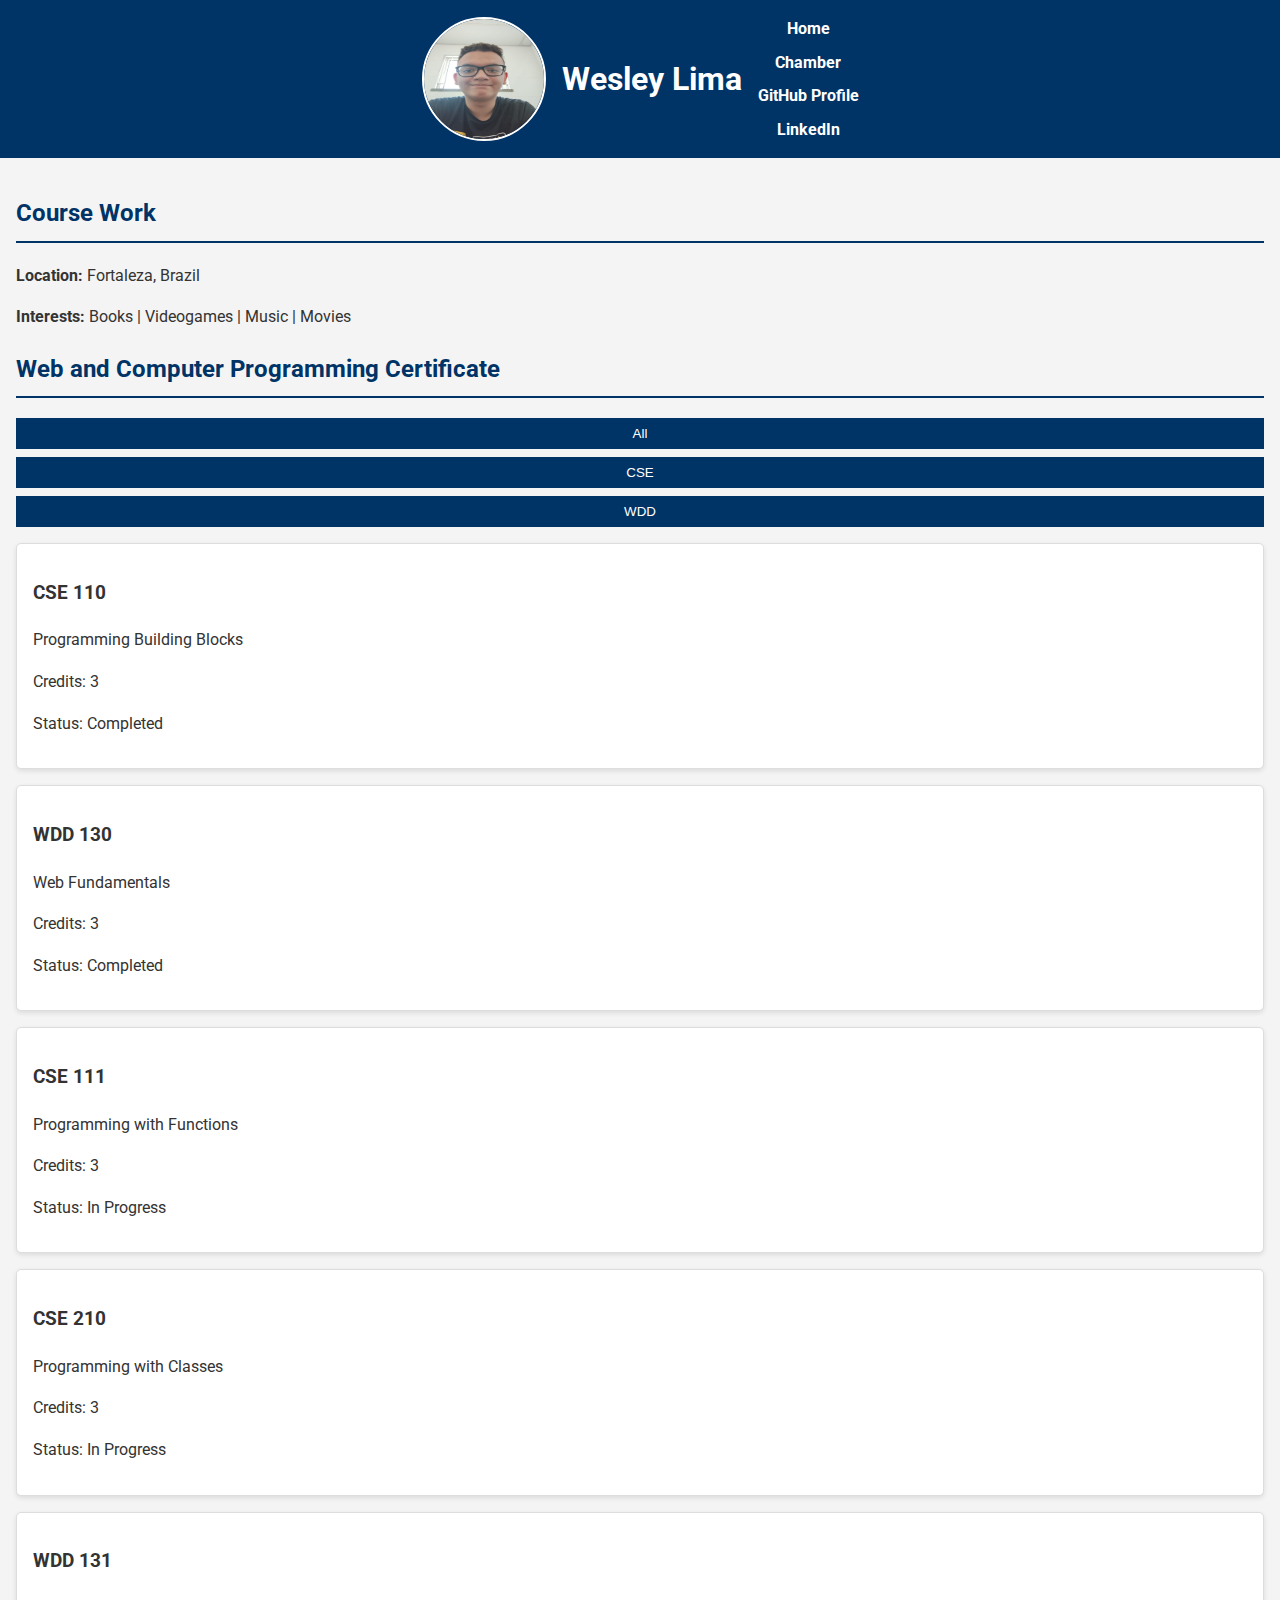
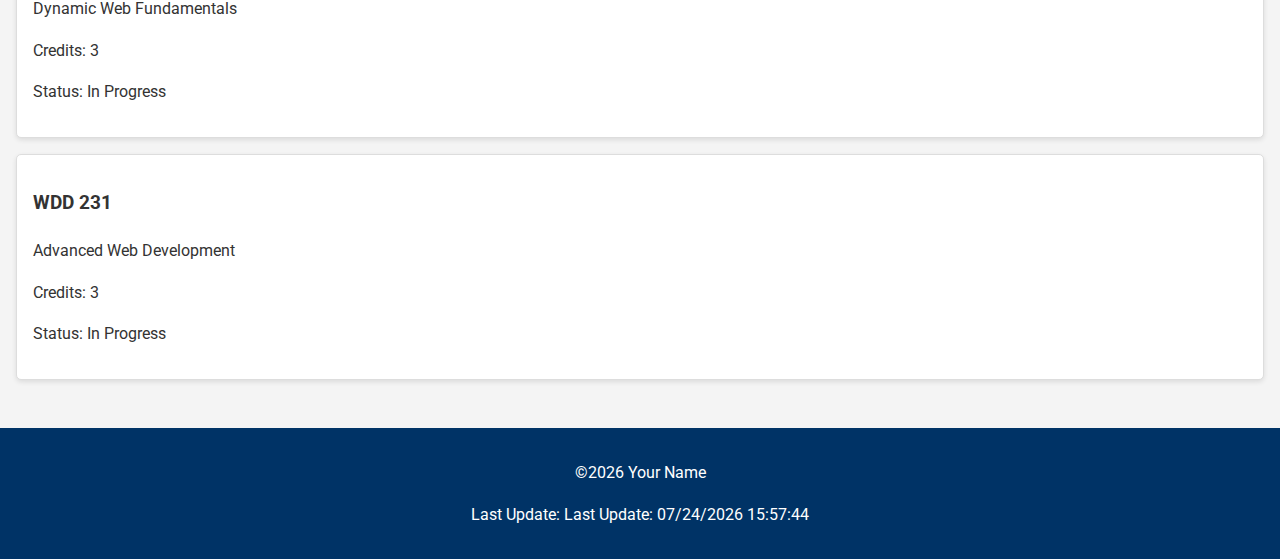
<file: index.html>
<!DOCTYPE html>
<html lang="en">
<head>
  <meta charset="UTF-8">
  <meta name="viewport" content="width=device-width, initial-scale=1.0">
  <meta name="description" content="Course home page for WDD 231">
  <meta name="author" content="Wesley Lima">
  <meta property="og:title" content="Wesley Lima">
  <meta property="og:description" content="Page about Wesley Lima">
  <meta property="og:type" content="website">
  <meta property="og:image" content="https://turismo.b-cdn.net/wp-content/uploads/2013/01/Fortaleza-a-capital-do-Ceara.webp">
  <meta property="og:url" content="http://127.0.0.1:5500/index.html">
  <title>Course Home Page</title>
  <link rel="stylesheet" href="styles/small.css">
  <link rel="stylesheet" href="styles/larger.css">
  <link href="https://fonts.googleapis.com/css2?family=Roboto:wght@400;700&display=swap" rel="stylesheet">
  <link rel="icon" href="favicon.ico">
  <script src="scripts/date.js" defer></script>
  <script src="scripts/course.js" defer></script>
</head>
<body>
  <header>
    <img src="images/my-photo.jpeg" alt="my-photo">
    <h1>Wesley Lima</h1>
    <nav>
      <ul>
        <li><a href="index.html" class="active">Home</a></li>
        <li><a href="chamber.html">Chamber</a></li>
        <li><a href="https://github.com/wuessslima">GitHub Profile</a></li>
        <li><a href="https://linkedin.com/in/wesley-lima-baa80815b/">LinkedIn</a></li>
      </ul>
    </nav>
  </header>

  <main>
    <section>
      <h2>Course Work</h2>
      <p><strong>Location:</strong> Fortaleza, Brazil</p>
      <p><strong>Interests:</strong> Books | Videogames | Music | Movies</p>
    </section>

    <section>
      <h2>Web and Computer Programming Certificate</h2>
      <div class="filter-buttons">
        <button id="show-all">All</button>
        <button id="show-cse">CSE</button>
        <button id="show-wdd">WDD</button>
      </div>
      <div id="course-list">
        <!-- Course cards will be dynamically inserted here -->
      </div>
    </section>
  </main>

  <footer>
    <p>©<span id="currentyear"></span> Your Name</p>
    <p>Last Update: <span id="lastModified"></span></p>
  </footer>
</body>
</html>
</file>
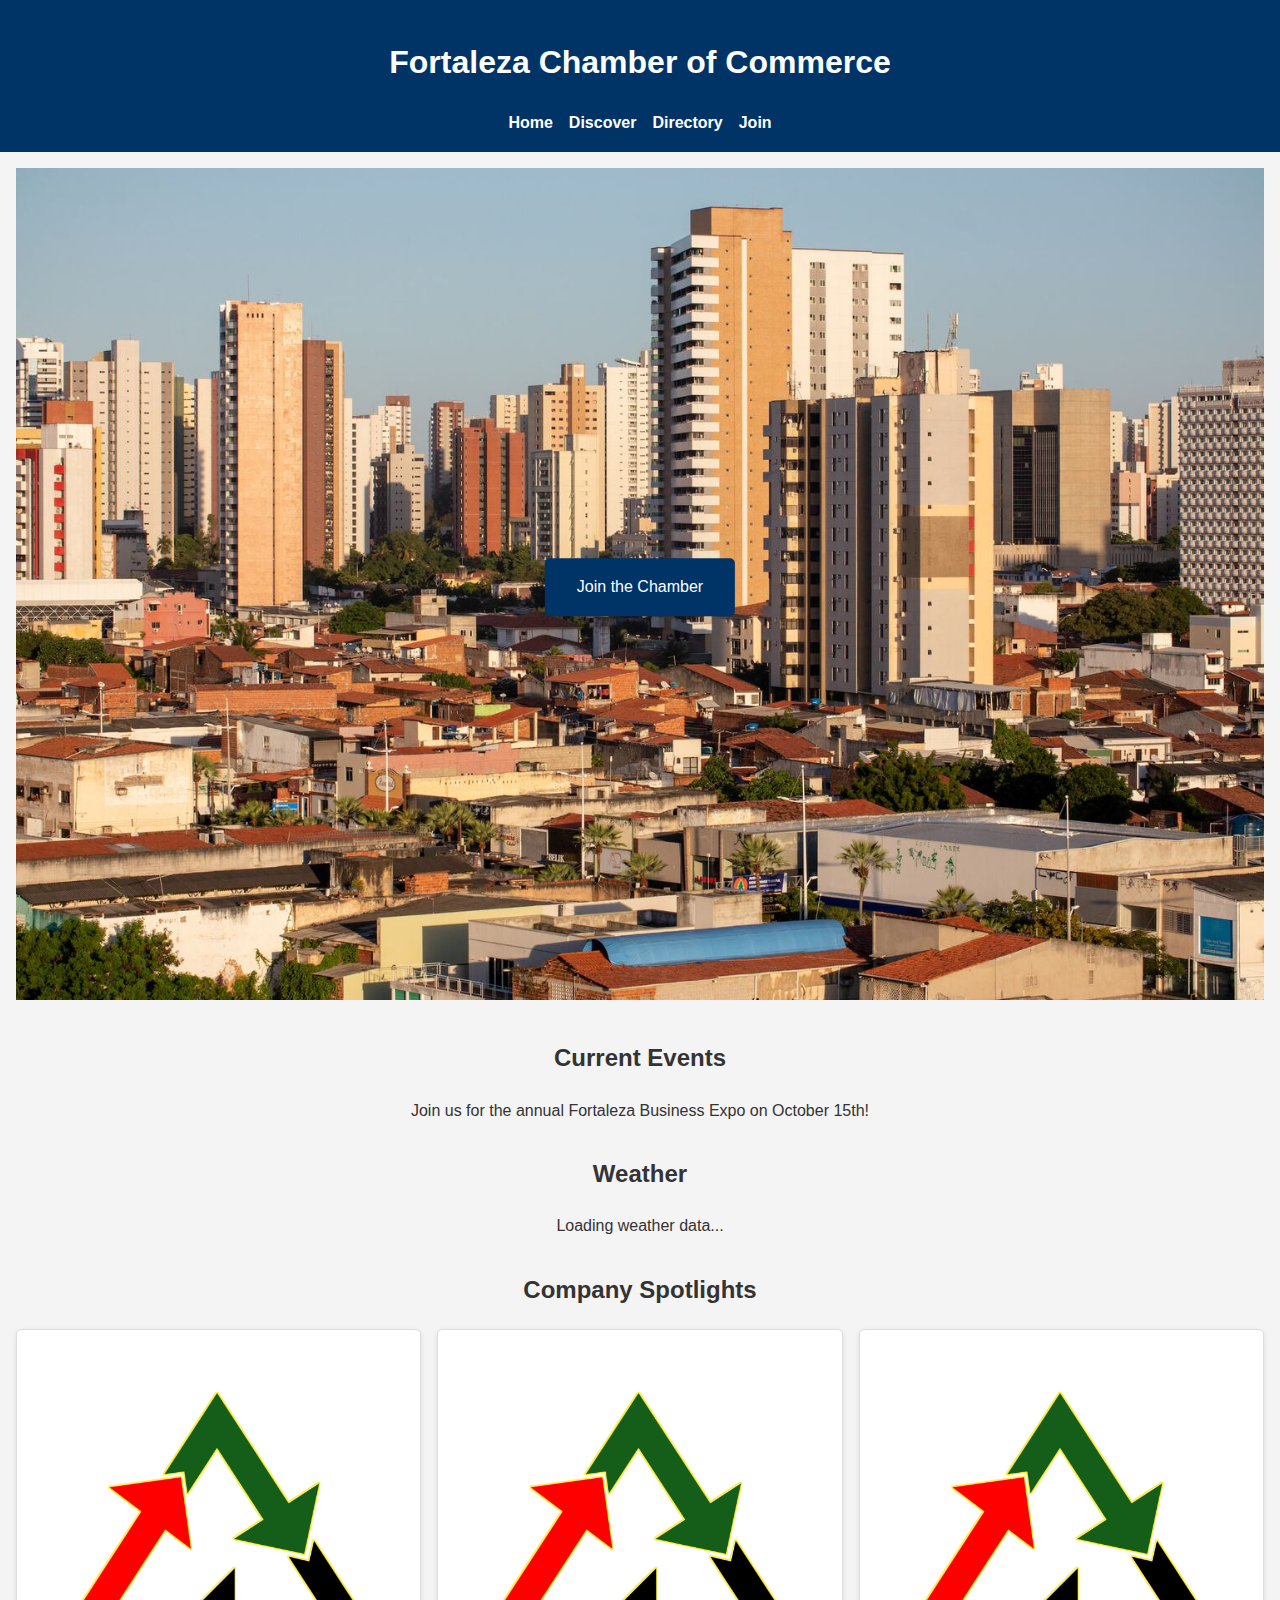
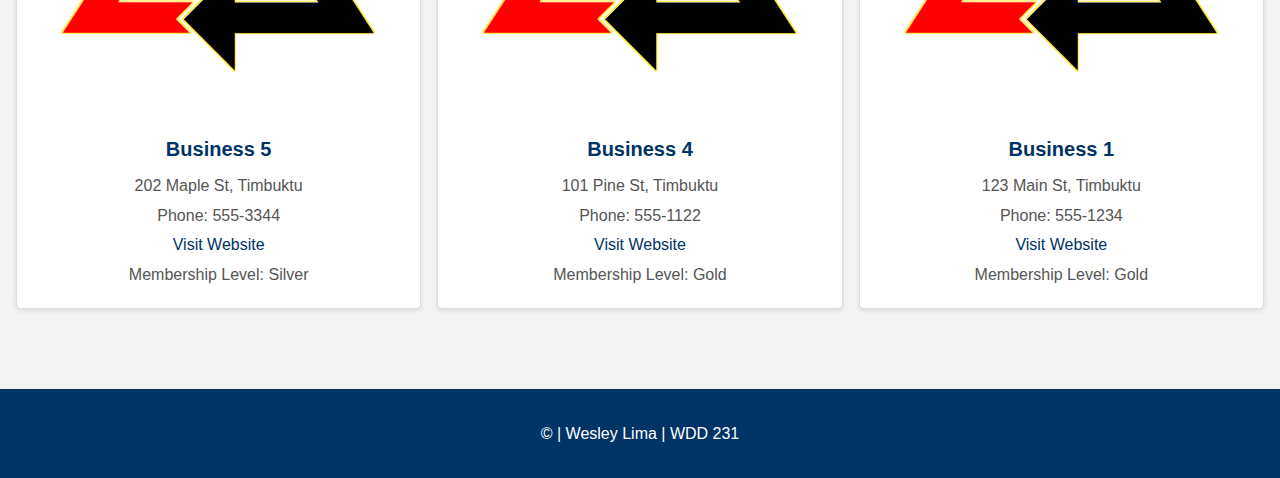
<file: chamber/index.html>
<!DOCTYPE html>
<html lang="en">
<head>
  <meta charset="UTF-8">
  <meta name="viewport" content="width=device-width, initial-scale=1.0">
  <meta name="description" content="Fortaleza Chamber of Commerce Home Page">
  <meta name="author" content="Wesley Lima">
  <title>Fortaleza Chamber of Commerce</title>
  <link rel="stylesheet" href="styles/chamber.css">
  <link rel="icon" href="favicon.ico">
  <meta property="og:title" content="Fortaleza Chamber of Commerce Home Page">
  <meta property="og:type" content="website">
  <meta property="og:image" content="https://wuessslima.github.io/wdd231/chamber/images/logo.png">
  <meta property="og:url" content="https://wuessslima.github.io/wdd231/chamber/directory.html">
  <script src="scripts/chamber.js" defer></script>
  <script src="scripts/weather.js" defer></script>
</head>
<body>
  <header>
    <h1>Fortaleza Chamber of Commerce</h1>
    <nav>
      <ul>
        <li><a href="index.html" class="active">Home</a></li>
        <li><a href="discover.html">Discover</a></li>
        <li><a href="directory.html">Directory</a></li>
        <li><a href="join.html">Join</a></li>
      </ul>
    </nav>
  </header>
  <main>
    <!-- Hero Image -->
    <section class="hero">
      <img src="images/hero.jpg" alt="Fortaleza Cityscape">
      <a href="join.html" class="cta">Join the Chamber</a>
    </section>

    <!-- Current Events -->
    <section class="events">
      <h2>Current Events</h2>
      <p>Join us for the annual Fortaleza Business Expo on October 15th!</p>
    </section>

    <!-- Weather -->
    <section class="weather">
      <h2>Weather</h2>
      <div id="weather-info">
        <p>Loading weather data...</p>
      </div>
    </section>

    <!-- Company Spotlights -->
    <section class="spotlights">
      <h2>Company Spotlights</h2>
      <div id="spotlight-cards"></div>
    </section>
  </main>
  <footer>
    <p>&copy; <span id="currentyear"></span> | Wesley Lima | WDD 231</p>
    <p id="lastModified"></p>
  </footer>
</body>
</html>
</file>
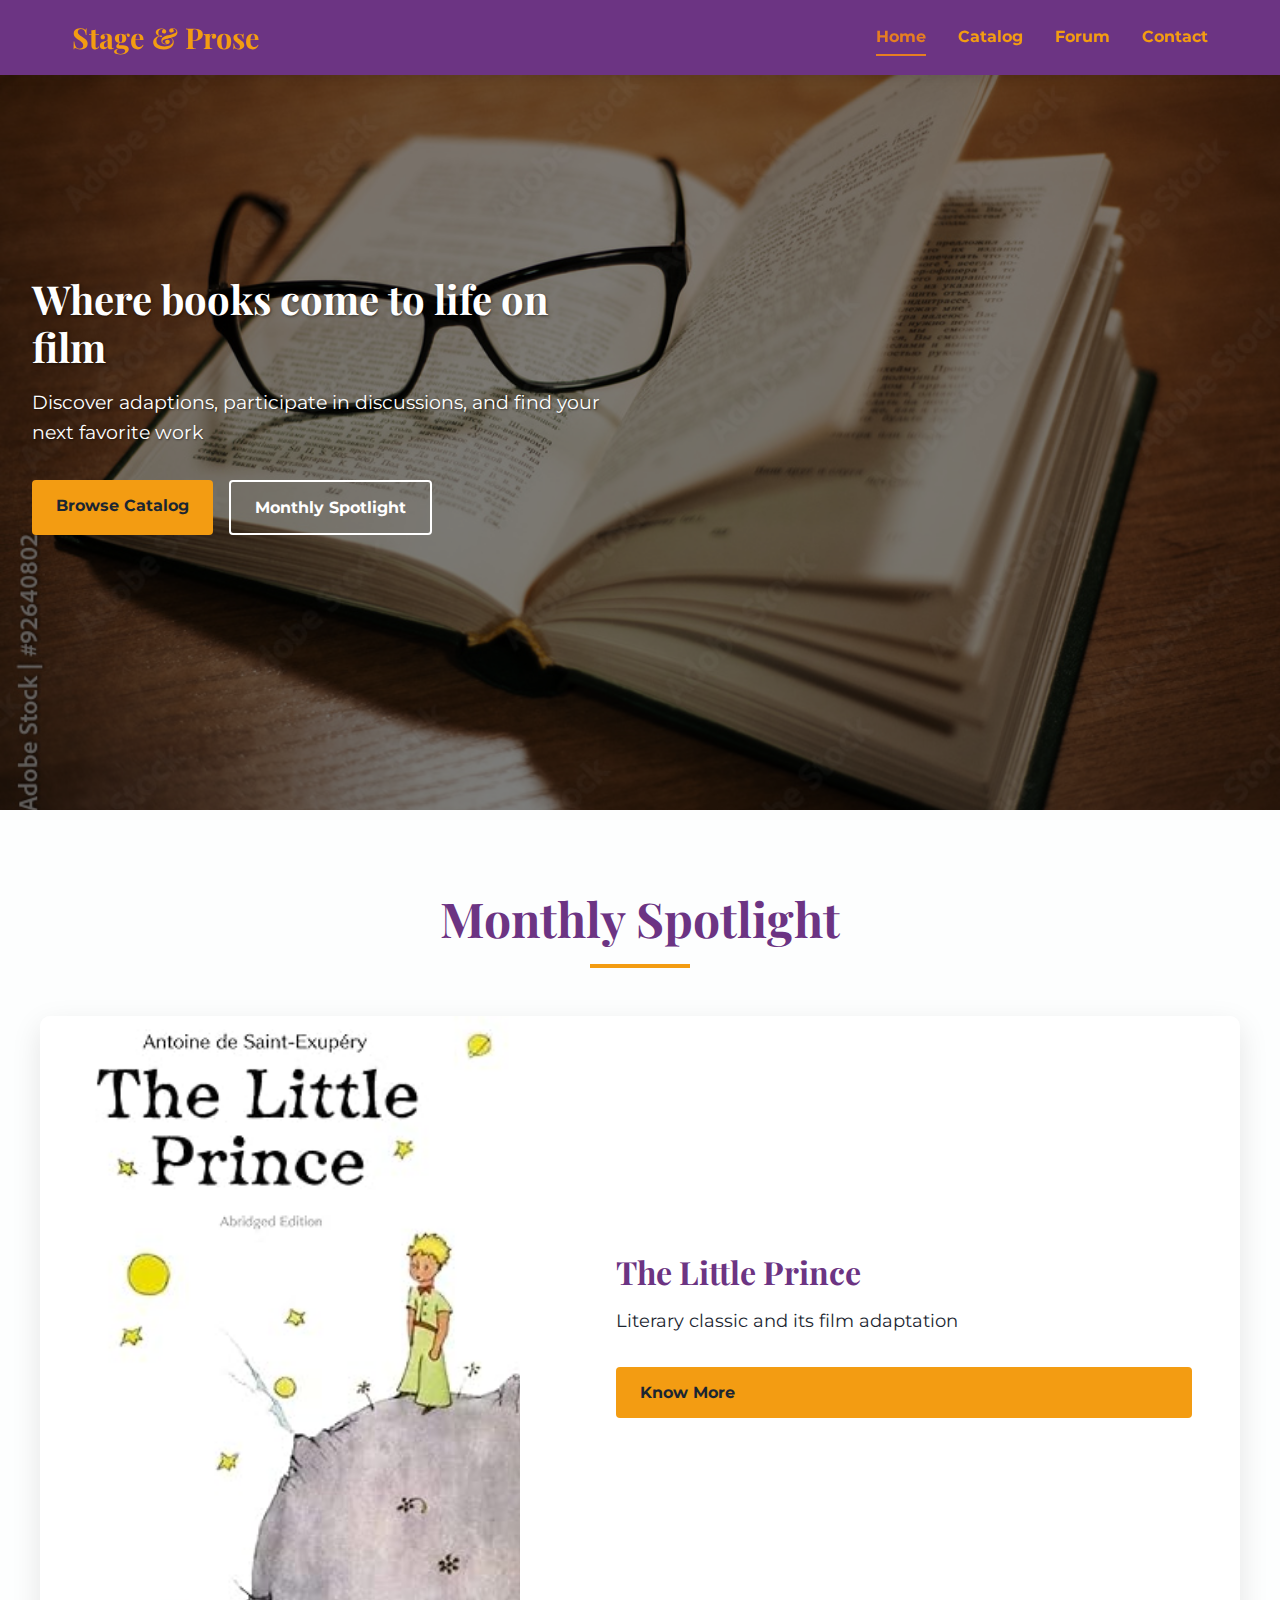
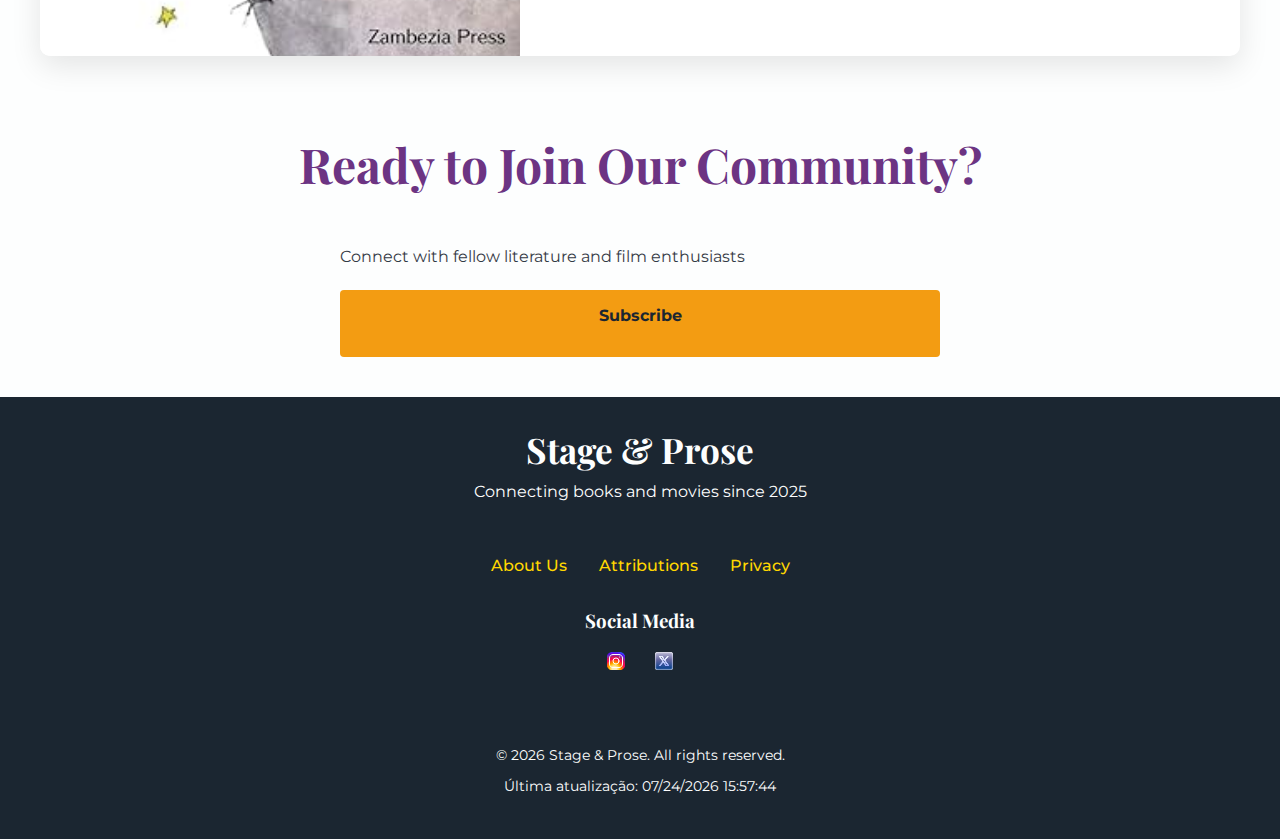
<file: stage-and-prose/index.html>
<!DOCTYPE html>
<html lang="pt-BR">

<head>
    <meta charset="UTF-8">
    <meta name="viewport" content="width=device-width, initial-scale=1.0">
    <title>Stage & Prose | Literature and Cinema</title>
    <meta name="description"
        content="Connecting books and their film adaptations - a space for discussion and discovery">
    <link rel="preload" href="styles/main.css" as="style">
    <link rel="preload" href="scripts/main.js" as="script">
    <!-- Favicon -->
    <link rel="icon" href="images/favicon.ico" type="image/x-icon">
    <!-- Webfonts -->
    <link rel="preconnect" href="https://fonts.googleapis.com">
    <link rel="preconnect" href="https://fonts.gstatic.com" crossorigin>
    <link
        href="https://fonts.googleapis.com/css2?family=Montserrat:wght@400;700&family=Playfair+Display:wght@700&display=swap"
        rel="stylesheet">
    <!-- CSS -->
    <link rel="stylesheet" href="styles/main.css">
</head>

<body>
    <a class="skip-link" href="#main-content">Skip to main content</a>

    <header class="main-header">
        <a class="skip-link" href="#main-content">Skip to main content</a>
        <div class="header-container">
            <div class="logo">
                <a href="index.html" aria-label="Voltar para página inicial">
                    <h1>Stage & Prose</h1>
                </a>
            </div>

            <button class="mobile-menu-toggle" aria-expanded="false" aria-controls="primary-nav">
                <span class="hamburger">☰</span>
            </button>

            <nav id="primary-nav" aria-label="Navegação principal">
                <ul>
                    <li><a href="index.html" aria-current="page">Home</a></li>
                    <li><a href="catalog.html">Catalog</a></li>
                    <li><a href="forum.html">Forum</a></li>
                    <li><a href="contact.html">Contact</a></li>
                </ul>
            </nav>
        </div>
    </header>
    <main id="main-content">
        <section class="hero" aria-labelledby="hero-heading">
            <div class="hero-content">
                <h2 id="hero-heading">Where books come to life on film</h2>
                <p class="hero-text">Discover adaptions, participate in discussions, and find your next favorite work
                </p>
                <div class="hero-buttons">
                    <a href="catalog.html" class="btn-primary">Browse Catalog</a>
                    <a href="#monthly-spotlight" class="btn-secondary">Monthly Spotlight</a>
                </div>
            </div>
            <div class="hero-image">
                <img src="images/hero-image.webp" alt="Open book with movie glasses on top" loading="lazy">
            </div>
        </section>
        <section id="monthly-spotlight" class="spotlight" aria-labelledby="spotlight-heading">
            <h2 id="spotlight-heading">Monthly Spotlight</h2>
            <div class="spotlight-container">
                <!-- JavaScript Content-->
                <div class="loading-spinner" aria-live="polite"></div>
            </div>
        </section>

        <section class="cta section--dark" aria-labelledby="cta-heading" role="region">
            <div class="container">
                <div class="section-header">
                    <h2 id="cta-heading" class="section-title section-title--center">Ready to Join Our Community?</h2>
                    <div class="section-divider"></div>
                </div>

                <div class="cta__content text--center">
                    <p class="cta__text lead-text">Connect with fellow literature and film enthusiasts</p>
                    <div class="cta__action">
                        <a href="contact.html" class="btn btn--primary btn--md cta__text--spaced cta__action--centered">
                            Subscribe
                            <svg class="btn__icon" width="16" height="16" aria-hidden="true">
                                <use xlink:href="#icon-arrow-right"></use>
                            </svg>
                        </a>
                    </div>
                </div>
            </div>
        </section>
    </main>
    <footer class="main-footer">
        <div class="footer-grid">
            <div class="footer-about">
                <h3>Stage & Prose</h3>
                <p>Connecting books and movies since 2025</p>
            </div>

            <nav class="footer-nav" aria-label="Navegação secundária">
                <ul>
                    <li><a href="about.html">About Us</a></li>
                    <li><a href="attributions.html">Attributions</a></li>
                    <li><a href="privacy.html">Privacy</a></li>
                </ul>
            </nav>

            <div class="footer-social">
                <h3>Social Media</h3>
                <ul>
                    <li><a href="#" aria-label="Instagram"><img src="images/instagram.svg" alt="" width="24"></a></li>
                    <li><a href="#" aria-label="Twitter"><img src="images/twitter.svg" alt="" width="24"></a></li>
                </ul>
            </div>
        </div>

        <div class="footer-base">
            <p>&copy; <span id="current-year"></span> Stage & Prose. All rights reserved.</p>
            <p id="last-modified"></p>
        </div>
    </footer>

    <script type="module" src="scripts/main.js"></script>
</body>

</html>
</file>
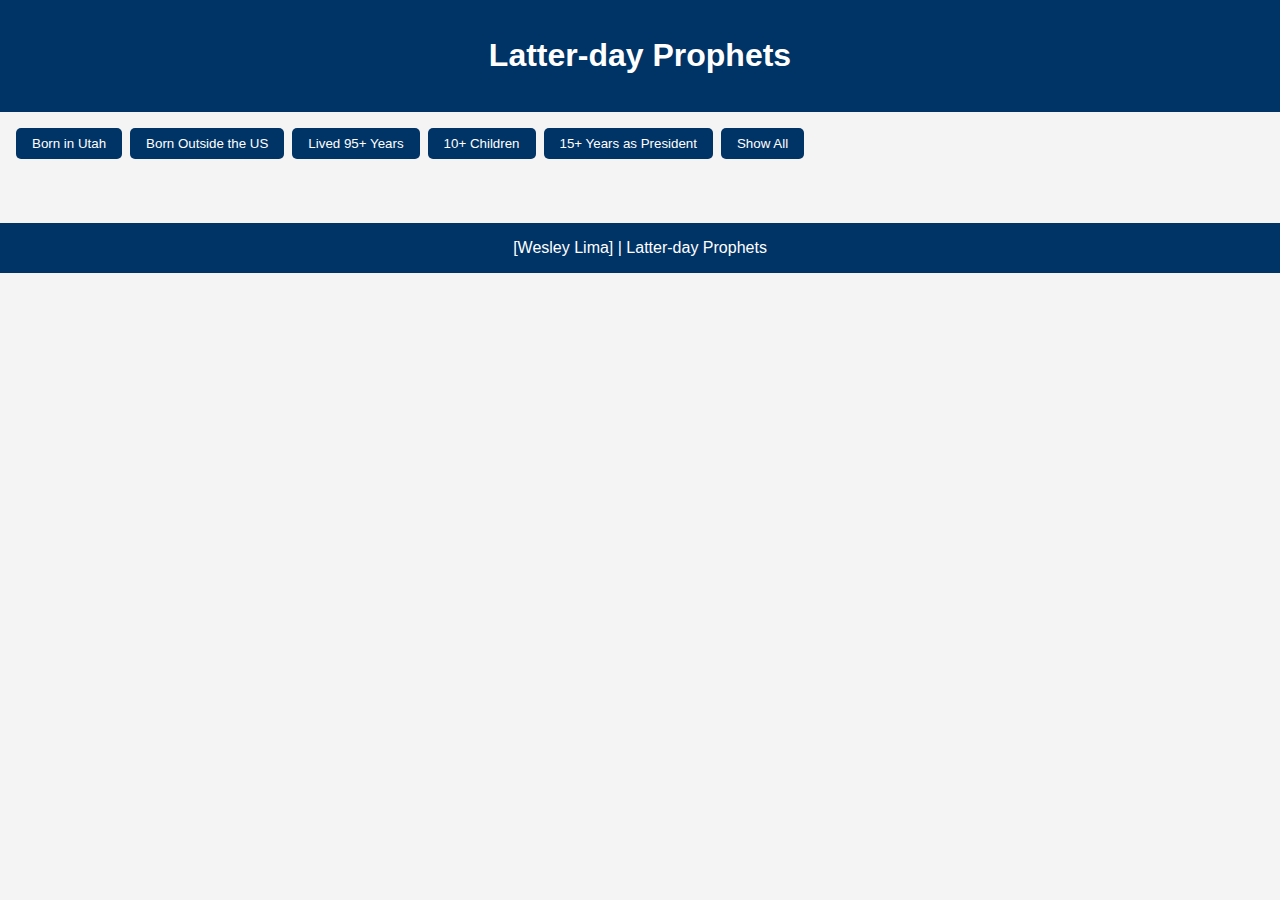
<file: prophets.html>
<!DOCTYPE html>
<html lang="en">
<head>
  <meta charset="UTF-8">
  <meta name="viewport" content="width=device-width, initial-scale=1.0">
  <meta name="description" content="Latter-day Prophets">
  <meta name="author" content="Wesley Lima">
  <title>Latter-day Prophets</title>
  <link rel="stylesheet" href="styles/prophets.css">
  <script src="scripts/prophets.js" defer></script>
</head>
<body>
  <header>
    <h1>Latter-day Prophets</h1>
  </header>
  <main>
    <div id="filters">
        <button id="utah-born">Born in Utah</button>
        <button id="non-us-born">Born Outside the US</button>
        <button id="long-lived">Lived 95+ Years</button>
        <button id="many-children">10+ Children</button>
        <button id="long-service">15+ Years as President</button>
        <button id="show-all">Show All</button>
    </div>
    <div id="cards"></div>
  </main>
  <footer>
    [Wesley Lima] | Latter-day Prophets
  </footer>
</body>
</html>
</file>
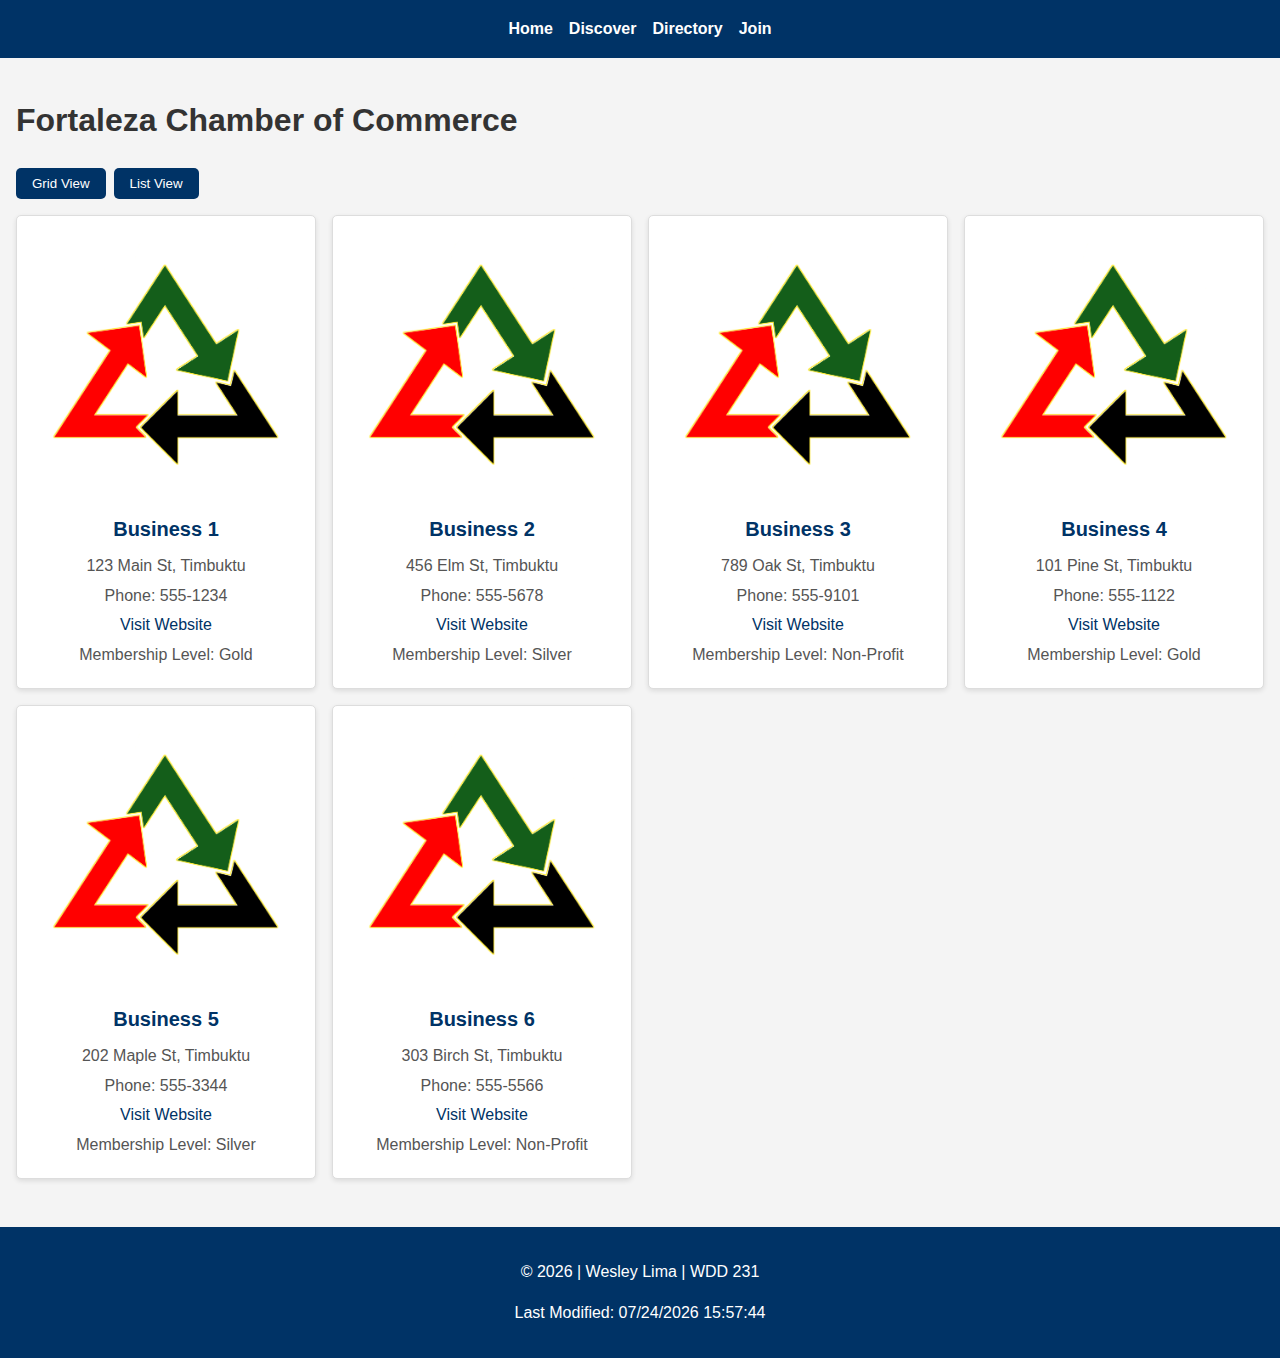
<file: chamber/directory.html>
<!DOCTYPE html>
<html lang="en">
<head>
  <meta charset="UTF-8">
  <meta name="viewport" content="width=device-width, initial-scale=1.0">
  <meta name="description" content="Fortaleza Chamber of Commerce Directory">
  <meta name="author" content="Wesley Lima">
  <title>Fortaleza Chamber of Commerce Directory</title>
  <link rel="stylesheet" href="styles/directory.css">
  <link rel="icon" href="favicon.ico">
  <meta property="og:title" content="Fortaleza Chamber of Commerce Directory">
  <meta property="og:type" content="website">
  <meta property="og:image" content="https://wuessslima.github.io/wdd231/chamber/images/logo.png">
  <meta property="og:url" content="https://wuessslima.github.io/wdd231/chamber/directory.html">
  <script src="scripts/directory.js" defer></script>
</head>
<body>
  <header>
    <nav>
      <ul>
        <li><a href="index.html">Home</a></li>
        <li><a href="discover.html">Discover</a></li>
        <li><a href="directory.html" class="active">Directory</a></li>
        <li><a href="join.html">Join</a></li>
      </ul>
    </nav>
  </header>
  <main>
    <h1>Fortaleza Chamber of Commerce</h1>
    <div id="view-toggle">
      <button id="grid-view">Grid View</button>
      <button id="list-view">List View</button>
    </div>
    <div id="member-cards"></div>
  </main>
  <footer>
    <p>&copy; <span id="currentyear"></span> | Wesley Lima | WDD 231</p>
    <p id="lastModified"></p>
  </footer>
</body>
</html>
</file>
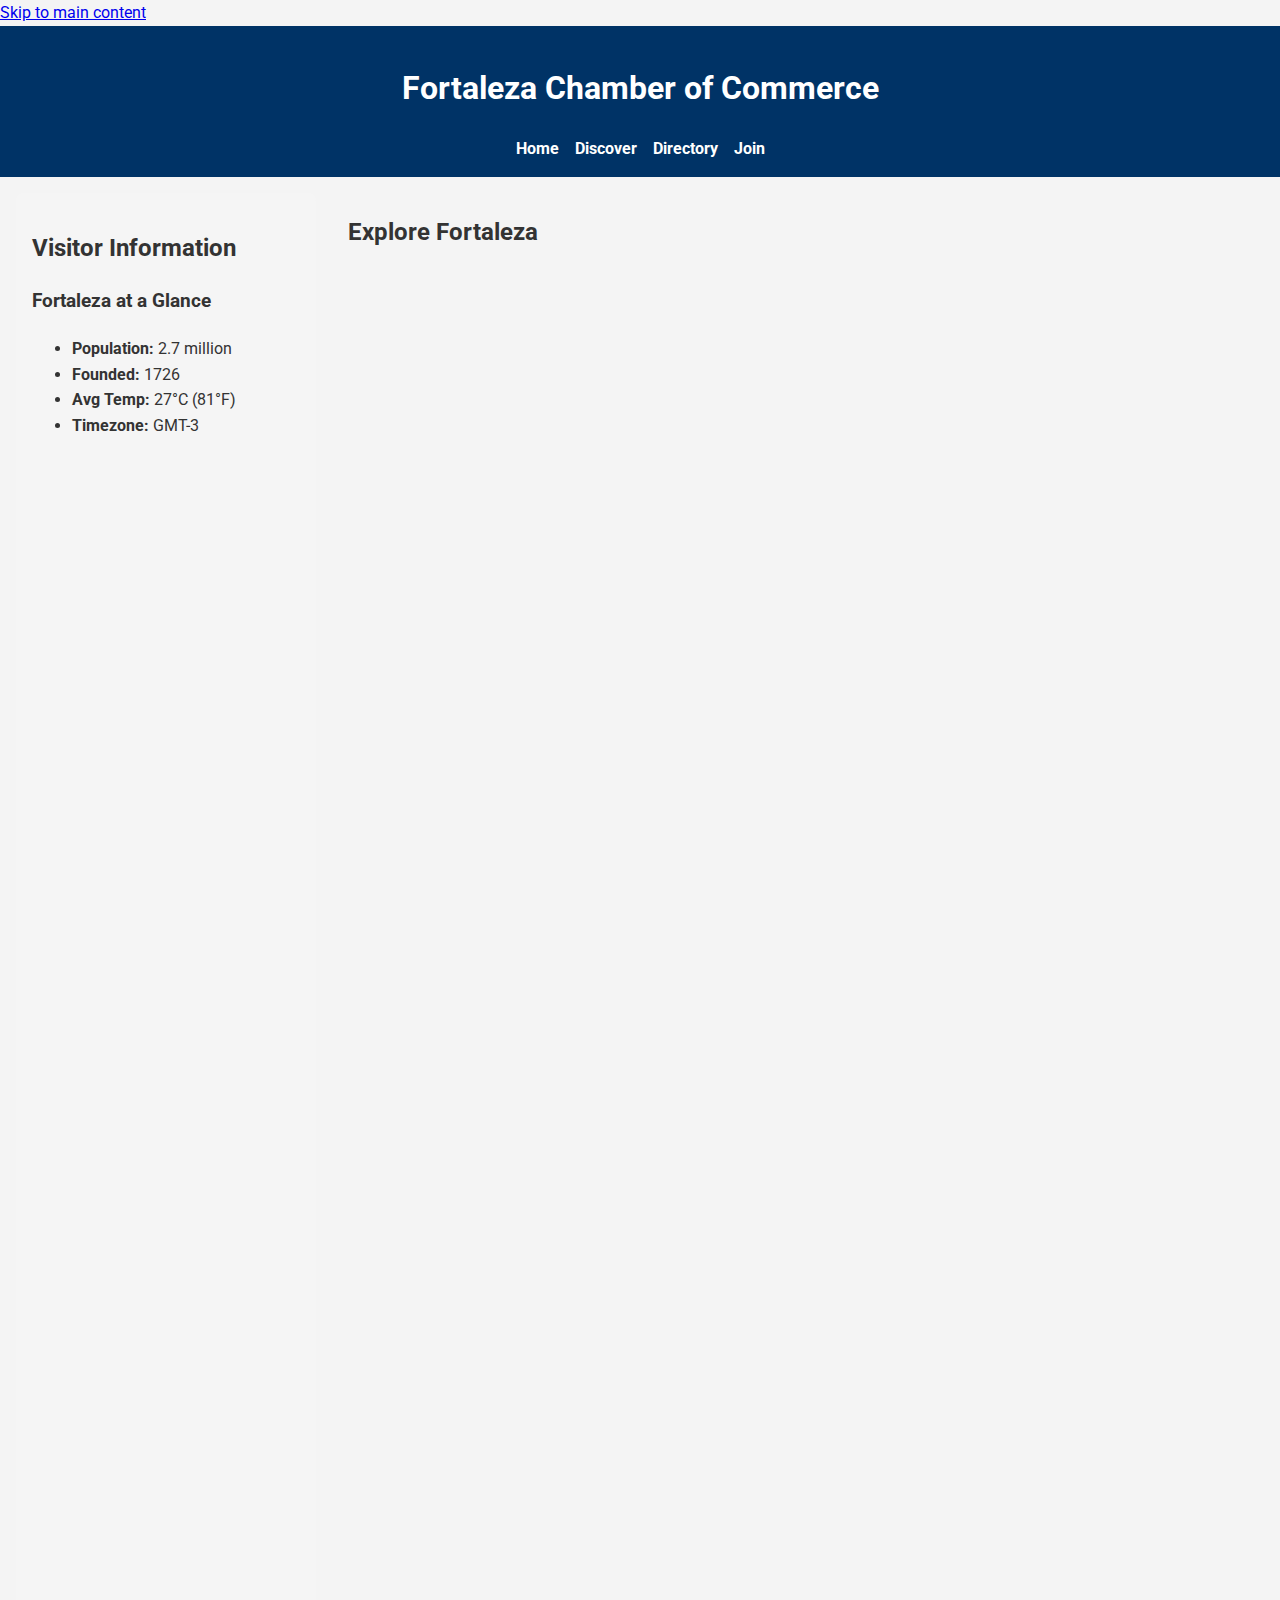
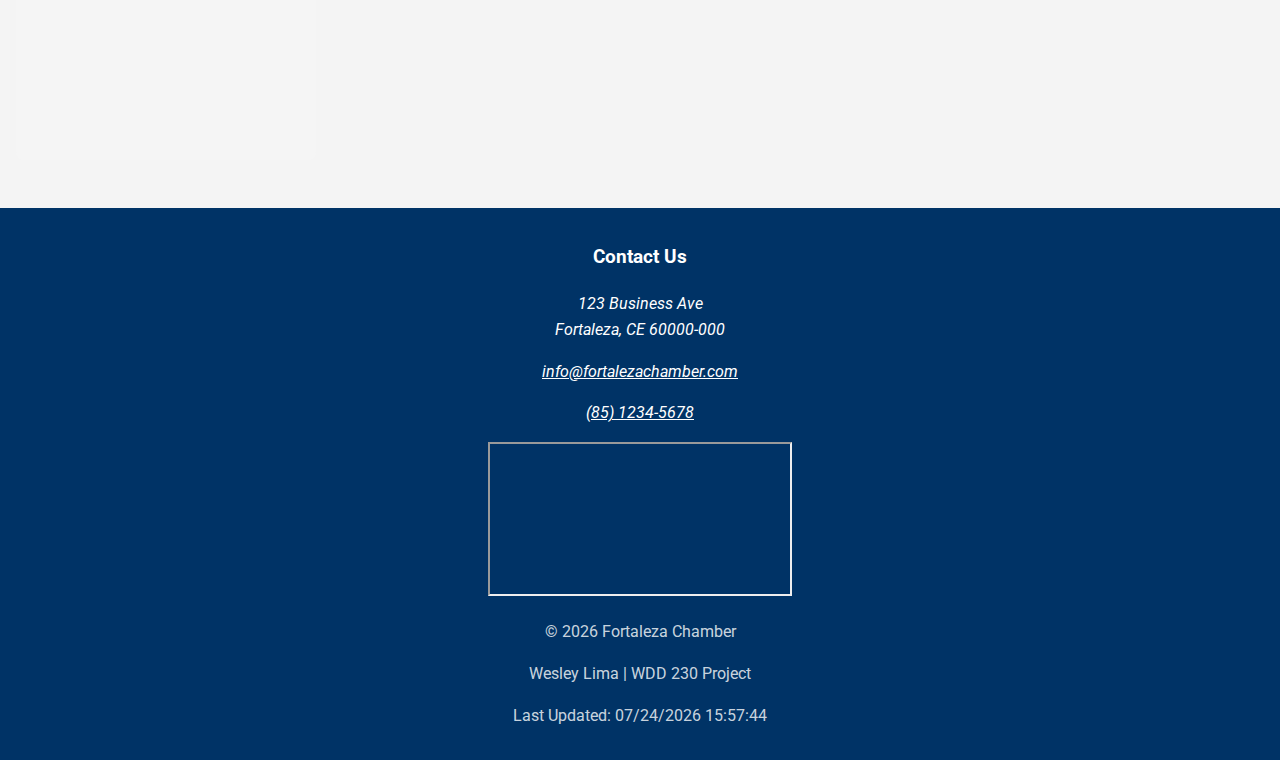
<file: chamber/discover.html>
<!DOCTYPE html>
<html lang="en">
<head>
    <meta charset="UTF-8">
    <meta name="viewport" content="width=device-width, initial-scale=1.0">
    <meta name="description" content="Discover Fortaleza's top attractions, cultural sites, and business opportunities with the Fortaleza Chamber of Commerce">
    <title>Discover Fortaleza | Fortaleza Chamber of Commerce</title>
    <link rel="preconnect" href="https://fonts.googleapis.com">
    <link rel="preconnect" href="https://fonts.gstatic.com" crossorigin>
    <link href="https://fonts.googleapis.com/css2?family=Roboto:wght@400;500;700&display=swap" rel="stylesheet">
    <link rel="stylesheet" href="styles/directory.css">
    <link rel="icon" href="favicon.ico" type="image/x-icon">
    <script src="scripts/discover.js" defer></script>
</head>
<body>
    <a class="skip-link" href="#main-content">Skip to main content</a>
    
    <header>
        <div class="header-content">
            <h1>Fortaleza Chamber of Commerce</h1>
            <nav aria-label="Primary navigation">
                <ul id="primaryNav">
                    <li><a href="index.html">Home</a></li>
                    <li><a href="discover.html" class="active" aria-current="page">Discover</a></li>
                    <li><a href="directory.html">Directory</a></li>
                    <li><a href="join.html">Join</a></li>
                </ul>
            </nav>
        </div>
        <div class="date" id="current-date"></div>
    </header>

    <main id="main-content" class="discover">
        <aside class="sidebar" aria-labelledby="sidebar-heading">
            <h2 id="sidebar-heading">Visitor Information</h2>
            <div id="visitMessage" class="visit-message"></div>
            <div class="demographics">
                <h3>Fortaleza at a Glance</h3>
                <ul>
                    <li><strong>Population:</strong> 2.7 million</li>
                    <li><strong>Founded:</strong> 1726</li>
                    <li><strong>Avg Temp:</strong> 27°C (81°F)</li>
                    <li><strong>Timezone:</strong> GMT-3</li>
                </ul>
            </div>
        </aside>

        <section class="gallery" aria-labelledby="gallery-heading">
            <h2 id="gallery-heading">Explore Fortaleza</h2>
            <div class="cards-container" id="attractions-container">
                <!-- Cards dynamically inserted by discover.js -->
                <div class="loading-spinner" aria-live="polite">Loading attractions...</div>
            </div>
        </section>
    </main>

    <footer>
        <div class="footer-content">
            <div class="contact-info">
                <h3>Contact Us</h3>
                <address>
                    <p>123 Business Ave<br>Fortaleza, CE 60000-000</p>
                    <p><a href="mailto:info@fortalezachamber.com">info@fortalezachamber.com</a></p>
                    <p><a href="tel:+558512345678">(85) 1234-5678</a></p>
                </address>
            </div>
            <div class="map">
                <iframe 
                    src="https://maps.google.com/maps?q=fortaleza&output=embed" 
                    title="Fortaleza Map Location"
                    loading="lazy"
                    referrerpolicy="no-referrer-when-downgrade">
                </iframe>
            </div>
        </div>
        <div class="base-footer">
            <p>&copy; <span id="currentyear"></span> Fortaleza Chamber</p>
            <p>Wesley Lima | WDD 230 Project</p>
            <p id="lastModified"></p>
        </div>
    </footer>
</body>
</html>
</file>
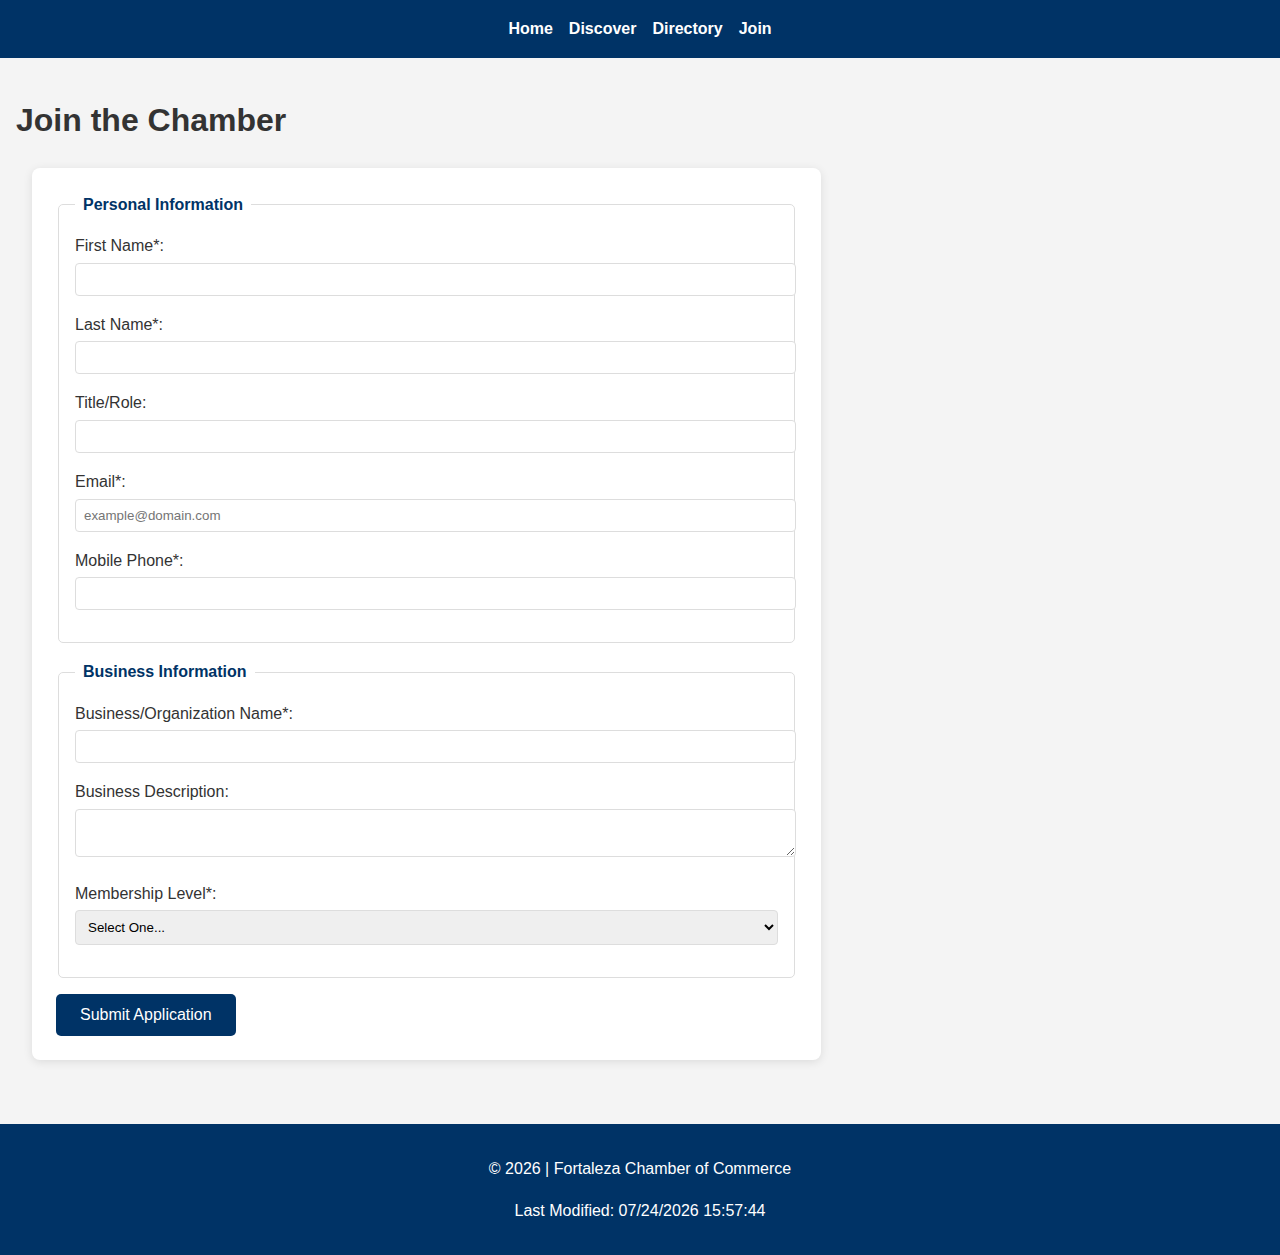
<file: chamber/join.html>
<!DOCTYPE html>
<html lang="en">
<head>
  <meta charset="UTF-8">
  <meta name="viewport" content="width=device-width, initial-scale=1.0">
  <title>Join the Chamber | Fortaleza Chamber of Commerce</title>
  <link rel="stylesheet" href="styles/directory.css">
  <link rel="icon" href="favicon.ico">
  <script src="scripts/join.js" defer></script>
</head>
<body>
  <header>
    <nav>
      <ul>
        <li><a href="index.html">Home</a></li>
        <li><a href="discover.html">Discover</a></li>
        <li><a href="directory.html">Directory</a></li>
        <li><a href="join.html" class="active">Join</a></li>
      </ul>
    </nav>
  </header>
  <main>
    <h1>Join the Chamber</h1>
    
    <div class="join-container">
      <form id="join-form" method="get" action="thankyou.html">
        <fieldset>
          <legend>Personal Information</legend>
          
          <label>
            First Name*:
            <input type="text" name="firstName" required 
                   autocomplete="given-name" title="Enter your first name">
          </label>
          
          <label>
            Last Name*:
            <input type="text" name="lastName" required 
                   autocomplete="family-name" title="Enter your last name">
          </label>
          
          <label>
            Title/Role:
            <input type="text" name="title" 
                   autocomplete="organization-title" 
                   pattern="[A-Za-z\- ]{7,}" 
                   title="Your organizational title (minimum 7 characters)">
          </label>
          
          <label>
            Email*:
            <input type="email" name="email" required 
                   autocomplete="email" 
                   placeholder="example@domain.com" 
                   title="Enter a valid email address">
          </label>
          
          <label>
            Mobile Phone*:
            <input type="tel" name="phone" required 
                   autocomplete="tel" 
                   title="Enter your mobile phone number">
          </label>
        </fieldset>
        
        <fieldset>
          <legend>Business Information</legend>
          
          <label>
            Business/Organization Name*:
            <input type="text" name="business" required 
                   autocomplete="organization" 
                   title="Enter your business or organization name">
          </label>
          
          <label>
            Business Description:
            <textarea name="description" 
                      title="Describe your business or organization"></textarea>
          </label>
          
          <label>
            Membership Level*:
            <select name="membership" required title="Select membership level">
              <option value="">Select One...</option>
              <option value="np">NP Membership (Non-Profit)</option>
              <option value="bronze">Bronze Membership</option>
              <option value="silver">Silver Membership</option>
              <option value="gold">Gold Membership</option>
            </select>
          </label>
          
          <input type="hidden" name="timestamp" id="timestamp">
        </fieldset>
        
        <button type="submit">Submit Application</button>
      </form>
      
      <aside class="membership-cards">
        <div class="card np-card">
          <h3>NP Membership</h3>
          <p>For non-profit organizations</p>
          <p><a href="#np-modal" class="modal-link">Learn More</a></p>
        </div>
        
        <div class="card bronze-card">
          <h3>Bronze Membership</h3>
          <p>Basic benefits</p>
          <p><a href="#bronze-modal" class="modal-link">Learn More</a></p>
        </div>
        
        <div class="card silver-card">
          <h3>Silver Membership</h3>
          <p>Enhanced benefits</p>
          <p><a href="#silver-modal" class="modal-link">Learn More</a></p>
        </div>
        
        <div class="card gold-card">
          <h3>Gold Membership</h3>
          <p>Premium benefits</p>
          <p><a href="#gold-modal" class="modal-link">Learn More</a></p>
        </div>
      </aside>
    </div>
    
    <!-- Modals -->
    <dialog id="np-modal">
      <h3>NP Membership Benefits</h3>
      <ul>
        <li>Free membership for non-profit organizations</li>
        <li>Listing in our directory</li>
        <li>Access to member-only newsletters</li>
      </ul>
      <button class="close-modal">Close</button>
    </dialog>
    
    <dialog id="bronze-modal">
      <h3>Bronze Membership Benefits</h3>
      <ul>
        <li>Annual fee: $200</li>
        <li>All NP benefits plus:</li>
        <li>10% discount on events</li>
        <li>Basic business training</li>
      </ul>
      <button class="close-modal">Close</button>
    </dialog>
    
    <dialog id="silver-modal">
      <h3>Silver Membership Benefits</h3>
      <ul>
        <li>Annual fee: $400</li>
        <li>All Bronze benefits plus:</li>
        <li>20% discount on events</li>
        <li>Featured in monthly newsletter</li>
        <li>Access to premium training</li>
      </ul>
      <button class="close-modal">Close</button>
    </dialog>
    
    <dialog id="gold-modal">
      <h3>Gold Membership Benefits</h3>
      <ul>
        <li>Annual fee: $600</li>
        <li>All Silver benefits plus:</li>
        <li>30% discount on events</li>
        <li>Spotlight position on homepage</li>
        <li>VIP access to all chamber events</li>
        <li>Free advertising space</li>
      </ul>
      <button class="close-modal">Close</button>
    </dialog>
  </main>
  <footer>
    <p>&copy; <span id="currentyear"></span> | Fortaleza Chamber of Commerce</p>
    <p id="lastModified"></p>
  </footer>
</body>
</html>
</file>
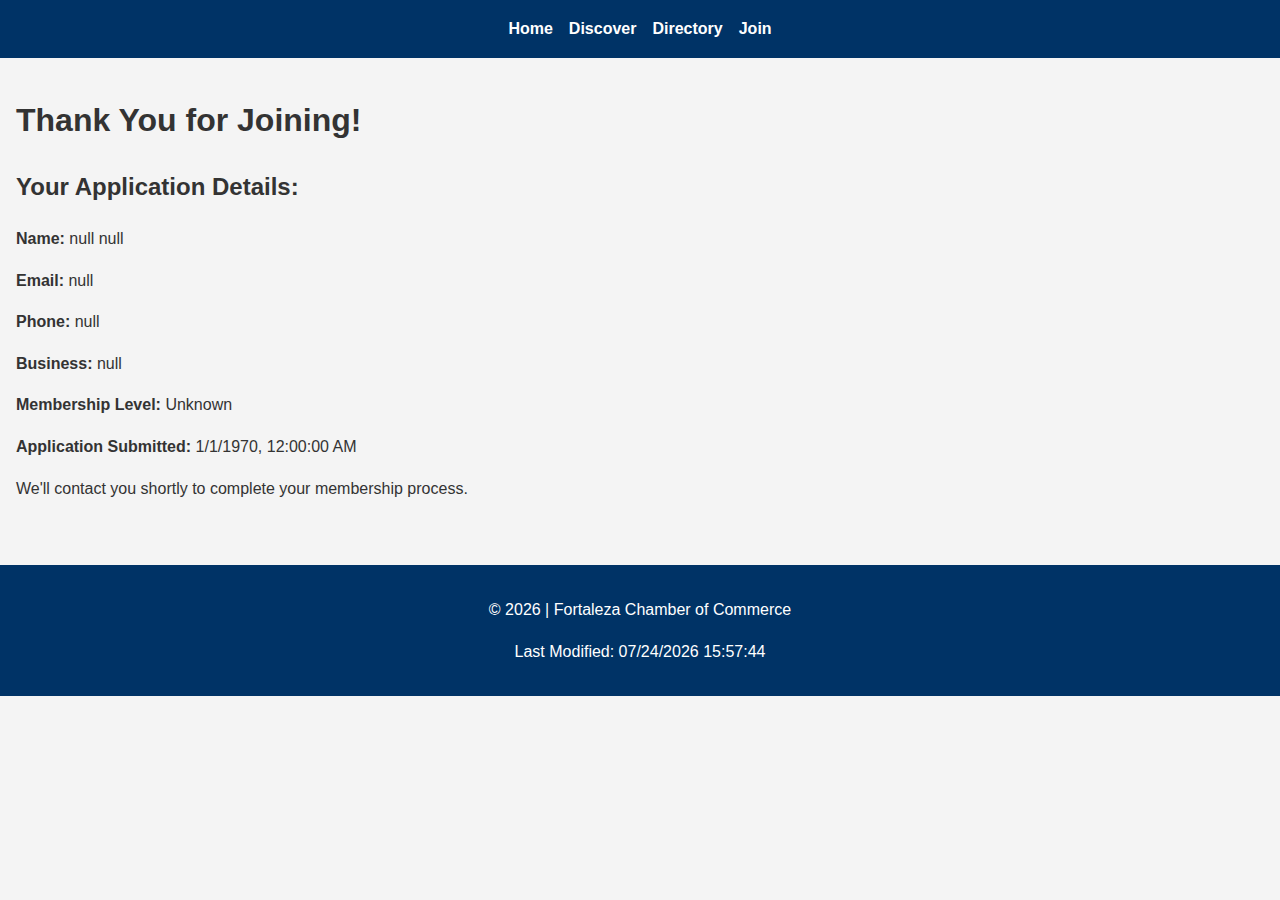
<file: chamber/thankyou.html>
<!DOCTYPE html>
<html lang="en">
<head>
  <meta charset="UTF-8">
  <meta name="viewport" content="width=device-width, initial-scale=1.0">
  <title>Thank You | Fortaleza Chamber of Commerce</title>
  <link rel="stylesheet" href="styles/directory.css">
</head>
<body>
  <header>
    <nav>
      <ul>
        <li><a href="index.html">Home</a></li>
        <li><a href="discover.html">Discover</a></li>
        <li><a href="directory.html">Directory</a></li>
        <li><a href="join.html">Join</a></li>
      </ul>
    </nav>
  </header>
  <main>
    <h1>Thank You for Joining!</h1>
    <div id="confirmation-details">
      <h2>Your Application Details:</h2>
      <div id="user-details"></div>
      <p>We'll contact you shortly to complete your membership process.</p>
    </div>
  </main>
  <footer>
    <p>&copy; <span id="currentyear"></span> | Fortaleza Chamber of Commerce</p>
    <p id="lastModified"></p>
  </footer>
  <script>
    // Display submitted form data
    const urlParams = new URLSearchParams(window.location.search);
    const detailsContainer = document.getElementById('user-details');
    
    detailsContainer.innerHTML = `
      <p><strong>Name:</strong> ${urlParams.get('firstName')} ${urlParams.get('lastName')}</p>
      <p><strong>Email:</strong> ${urlParams.get('email')}</p>
      <p><strong>Phone:</strong> ${urlParams.get('phone')}</p>
      <p><strong>Business:</strong> ${urlParams.get('business')}</p>
      <p><strong>Membership Level:</strong> ${getMembershipLevel(urlParams.get('membership'))}</p>
      <p><strong>Application Submitted:</strong> ${new Date(urlParams.get('timestamp')).toLocaleString()}</p>
    `;
    
    function getMembershipLevel(level) {
      switch(level) {
        case 'np': return 'NP Membership (Non-Profit)';
        case 'bronze': return 'Bronze Membership';
        case 'silver': return 'Silver Membership';
        case 'gold': return 'Gold Membership';
        default: return 'Unknown';
      }
    }
    
    // Update footer
    document.getElementById('currentyear').textContent = new Date().getFullYear();
    document.getElementById('lastModified').textContent = `Last Modified: ${document.lastModified}`;
  </script>
</body>
</html>
</file>
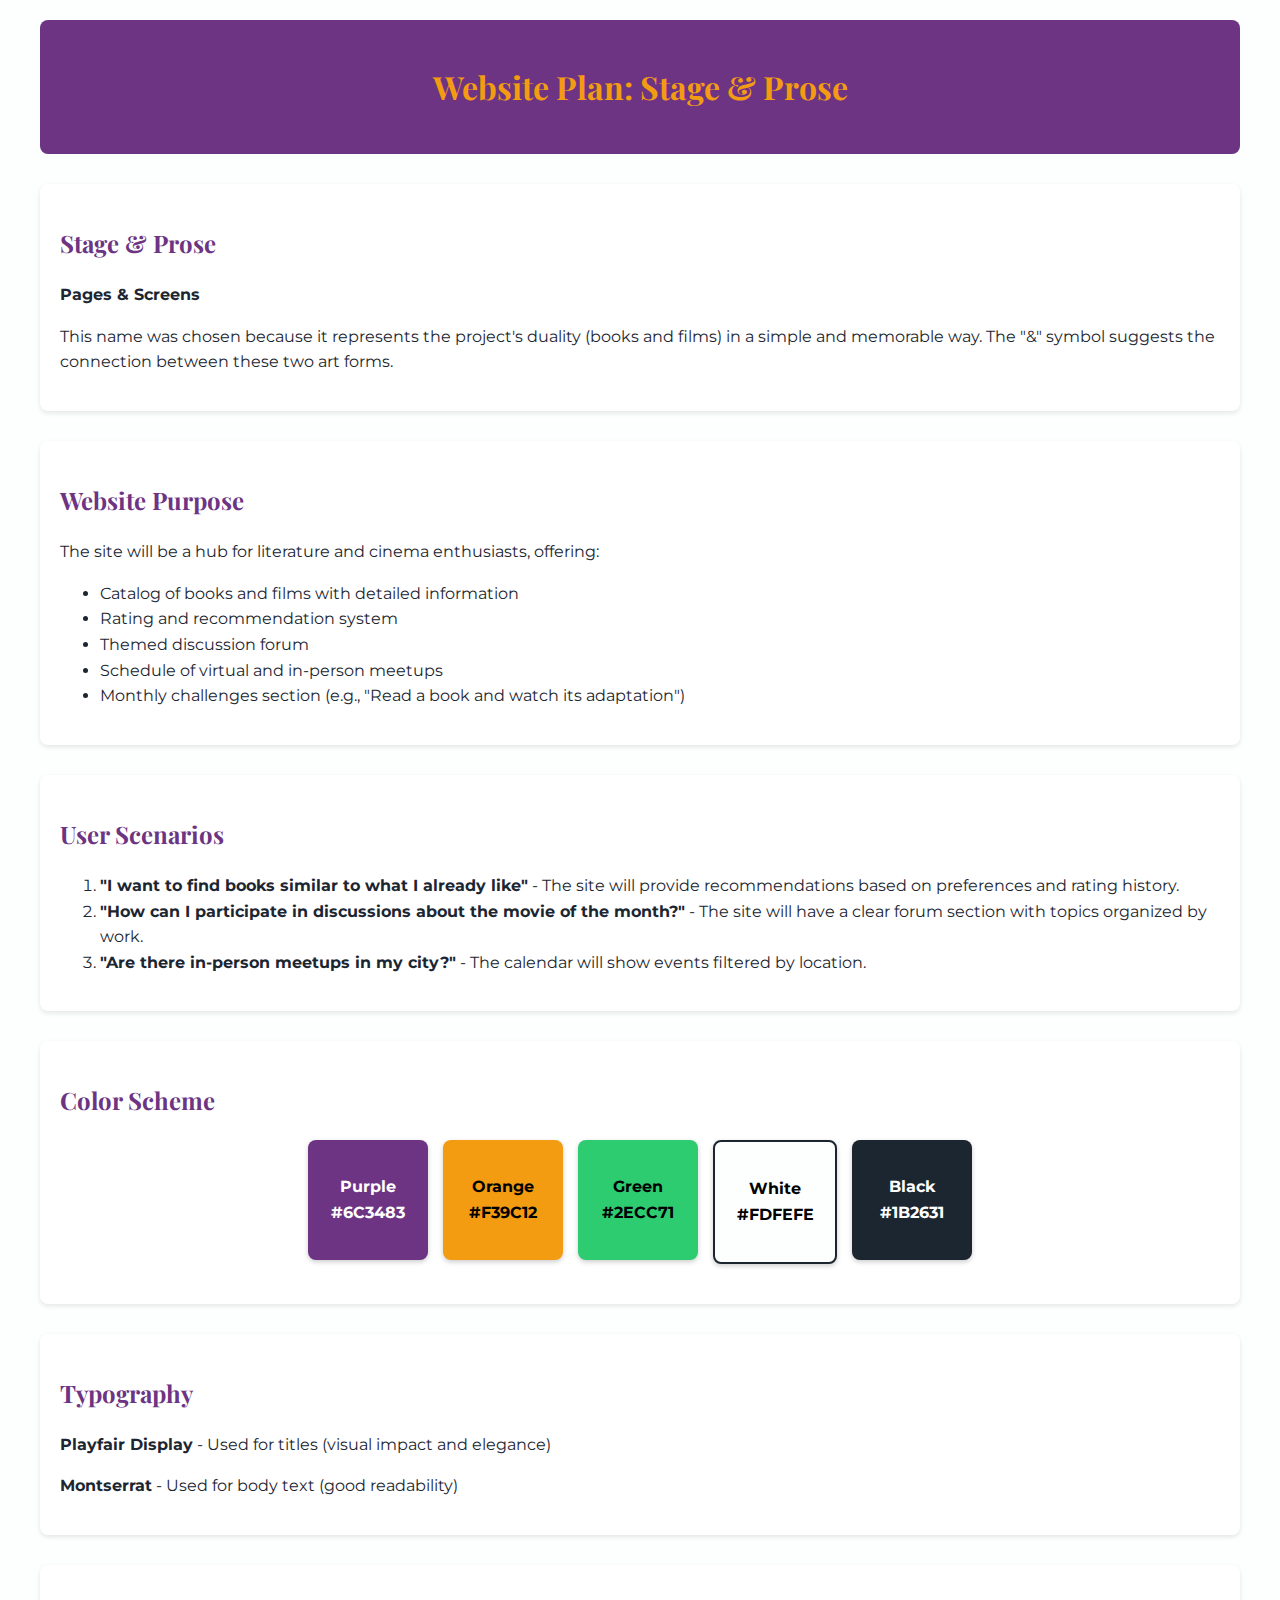
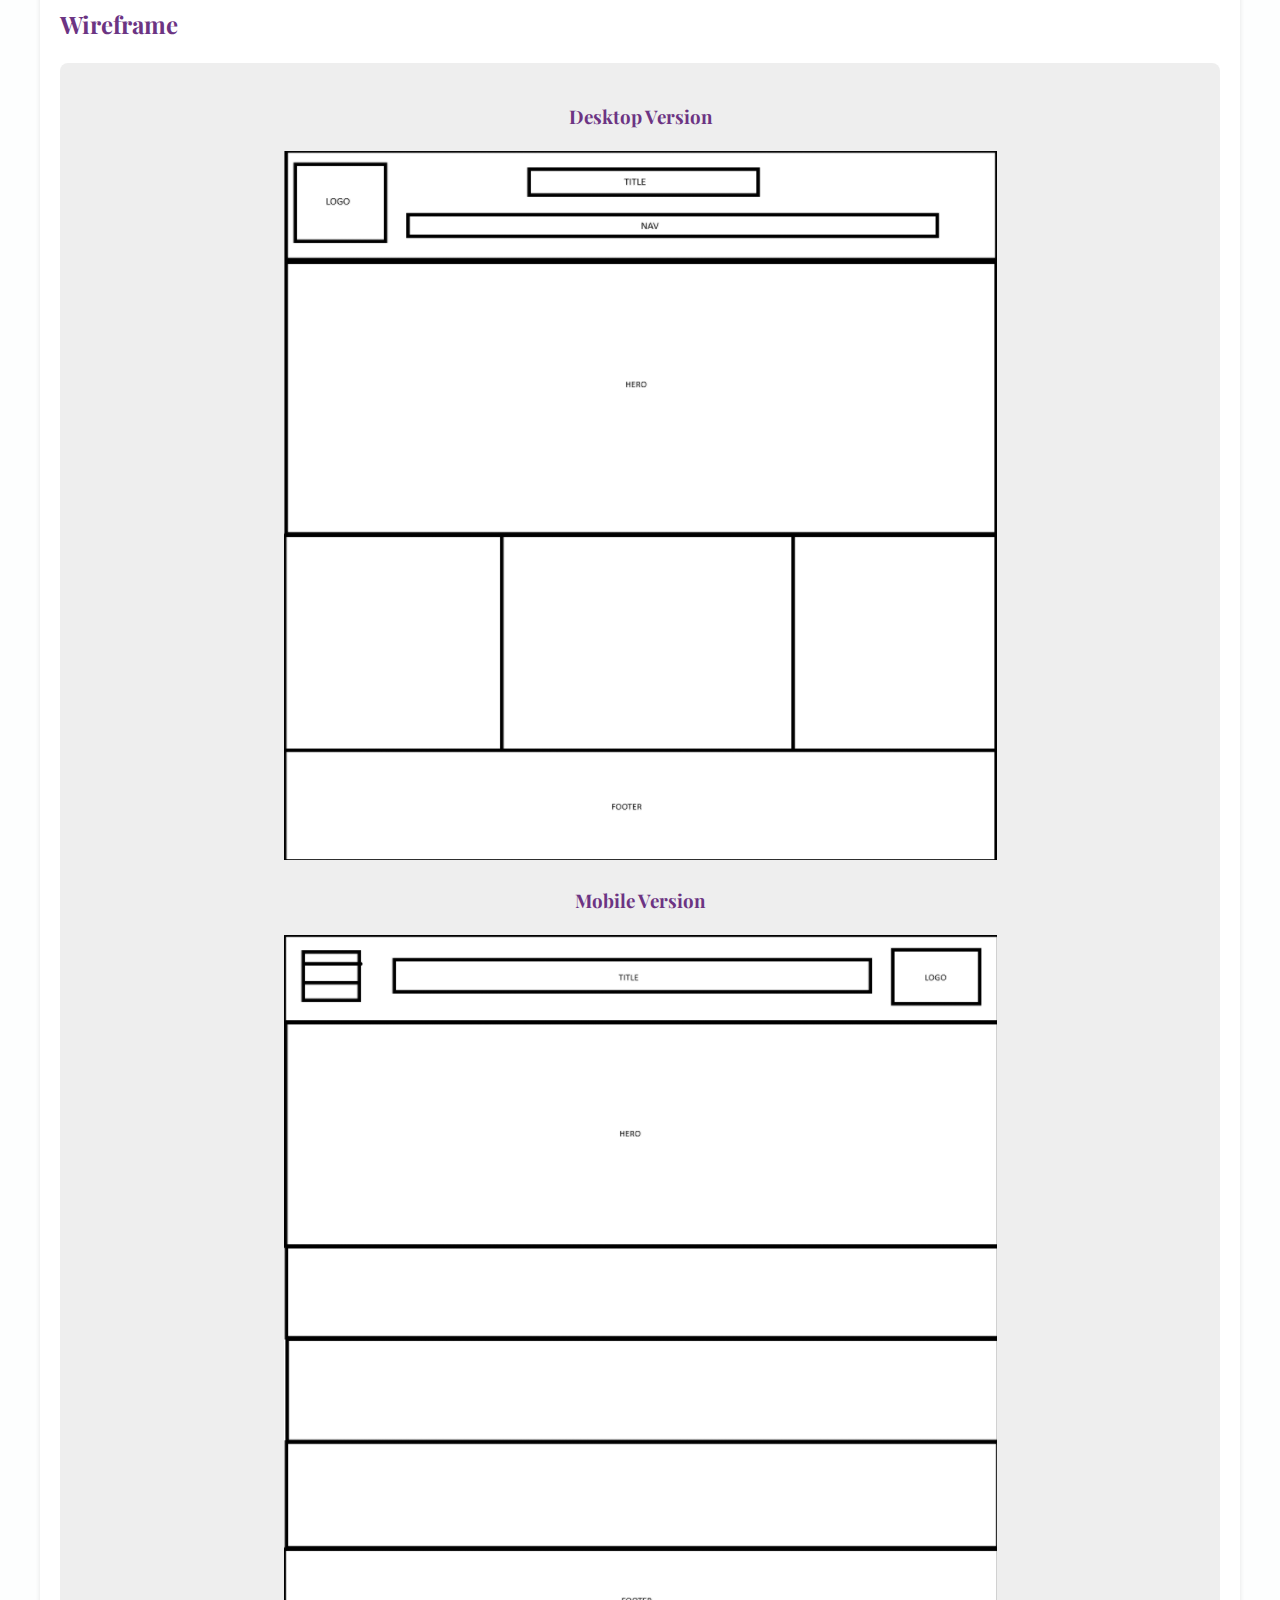
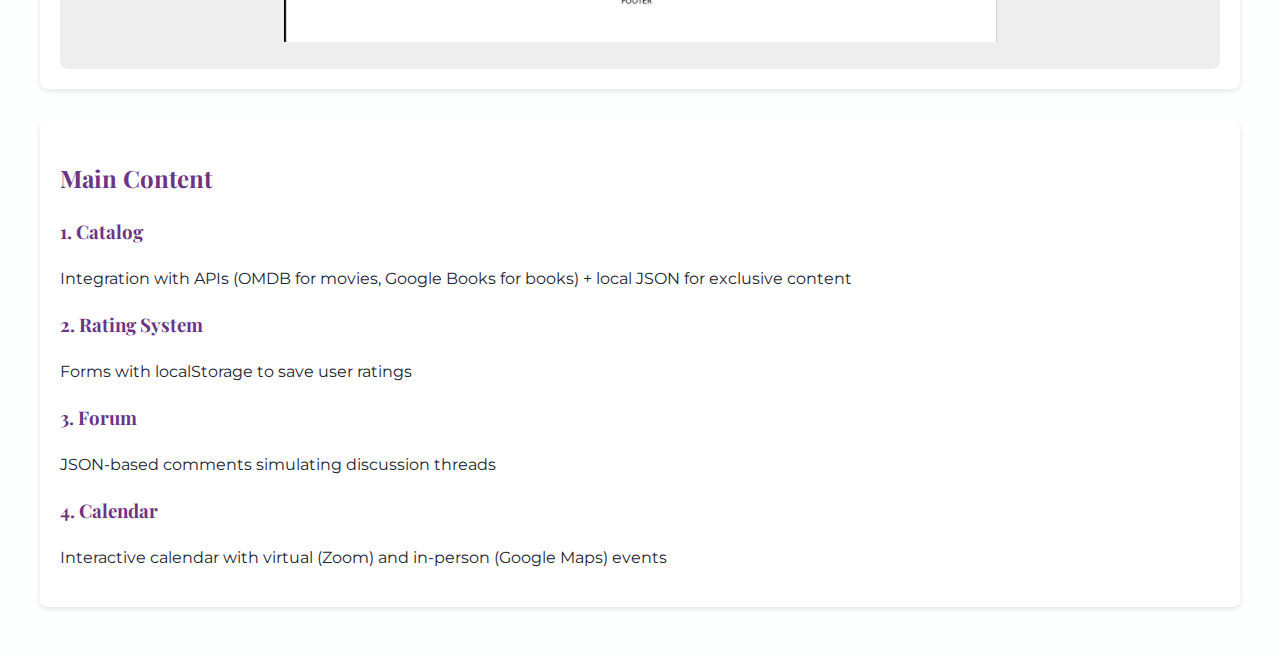
<file: project/project-plan.html>
<!DOCTYPE html>
<html lang="en">
<head>
  <meta charset="UTF-8">
  <meta name="viewport" content="width=device-width, initial-scale=1.0">
  <title>Site Plan - Stage & Prose</title>
  <style>
    :root {
      --primary: #6C3483;
      --secondary: #F39C12;
      --accent: #2ECC71;
      --light: #FDFEFE;
      --dark: #1B2631;
    }
    body {
      font-family: 'Montserrat', sans-serif;
      line-height: 1.6;
      color: var(--dark);
      background-color: var(--light);
      max-width: 1200px;
      margin: 0 auto;
      padding: 20px;
    }
    h1, h2, h3 {
      font-family: 'Playfair Display', serif;
      color: var(--primary);
    }
    header {
      background-color: var(--primary);
      color: var(--light);
      padding: 20px;
      text-align: center;
      border-radius: 8px;
      margin-bottom: 30px;
    }
    #title {
        color: var(--secondary);
    }
    section {
      background-color: white;
      padding: 20px;
      margin-bottom: 30px;
      border-radius: 8px;
      box-shadow: 0 2px 5px rgba(0,0,0,0.1);
    }
    .color-scheme {
      display: flex;
      flex-wrap: wrap;
      gap: 15px;
      justify-content: center;
      margin: 20px 0;
}

    .color-square {
      width: 120px;
      height: 120px;
      display: flex;
      flex-direction: column;
      justify-content: center;
      align-items: center;
      border-radius: 8px;
      text-align: center;
      font-weight: bold;
      box-shadow: 0 2px 5px rgba(0,0,0,0.2);
}
    .wireframe {
      background-color: #eee;
      padding: 20px;
      text-align: center;
      border-radius: 8px;
    }
  </style>
  <link href="https://fonts.googleapis.com/css2?family=Montserrat:wght@400;700&family=Playfair+Display:wght@700&display=swap" rel="stylesheet">
</head>
<body>
  <header>
    <h1 id="title">Website Plan: Stage & Prose</h1>
  </header>

  <section id="site-name">
    <h2>Stage & Prose</h2>
    <p><strong>Pages & Screens</strong></p>
    <p>This name was chosen because it represents the project's duality (books and films) in a simple and memorable way. The "&" symbol suggests the connection between these two art forms.</p>
  </section>

  <section id="purpose">
    <h2>Website Purpose</h2>
    <p>The site will be a hub for literature and cinema enthusiasts, offering:</p>
    <ul>
      <li>Catalog of books and films with detailed information</li>
      <li>Rating and recommendation system</li>
      <li>Themed discussion forum</li>
      <li>Schedule of virtual and in-person meetups</li>
      <li>Monthly challenges section (e.g., "Read a book and watch its adaptation")</li>
    </ul>
  </section>

  <section id="scenarios">
    <h2>User Scenarios</h2>
    <ol>
      <li><strong>"I want to find books similar to what I already like"</strong> - The site will provide recommendations based on preferences and rating history.</li>
      <li><strong>"How can I participate in discussions about the movie of the month?"</strong> - The site will have a clear forum section with topics organized by work.</li>
      <li><strong>"Are there in-person meetups in my city?"</strong> - The calendar will show events filtered by location.</li>
    </ol>
  </section>

  <section id="colors">
    <h2>Color Scheme</h2>
    <div class="color-scheme">
        <div class="color-square" style="background-color: #6C3483; color: white;">
          Purple<br>#6C3483
        </div>
        <div class="color-square" style="background-color: #F39C12; color: black;">
          Orange<br>#F39C12
        </div>
        <div class="color-square" style="background-color: #2ECC71; color: black;">
          Green<br>#2ECC71
        </div>
        <div class="color-square" style="background-color: #FDFEFE; color: black; border: 2px solid #1B2631;">
          White<br>#FDFEFE
        </div>
        <div class="color-square" style="background-color: #1B2631; color: white;">
          Black<br>#1B2631
        </div>
      </div>
  </section>

  <section id="typography">
    <h2>Typography</h2>
    <p><strong>Playfair Display</strong> - Used for titles (visual impact and elegance)</p>
    <p style="font-family: 'Montserrat', sans-serif;"><strong>Montserrat</strong> - Used for body text (good readability)</p>
  </section>

  <section id="wireframe">
    <h2>Wireframe</h2>
    <div class="wireframe">
      <h3>Desktop Version</h3>
      <img src="./images/desktop.png" alt="desktop-wireframe">
      
      <h3>Mobile Version</h3>
      <img src="./images/mobile.png" alt="mobile-wireframe">
    </div>
  </section>

  <section id="content">
    <h2>Main Content</h2>
    <h3>1. Catalog</h3>
    <p>Integration with APIs (OMDB for movies, Google Books for books) + local JSON for exclusive content</p>
    
    <h3>2. Rating System</h3>
    <p>Forms with localStorage to save user ratings</p>
    
    <h3>3. Forum</h3>
    <p>JSON-based comments simulating discussion threads</p>
    
    <h3>4. Calendar</h3>
    <p>Interactive calendar with virtual (Zoom) and in-person (Google Maps) events</p>
  </section>
</body>
</html>
</file>
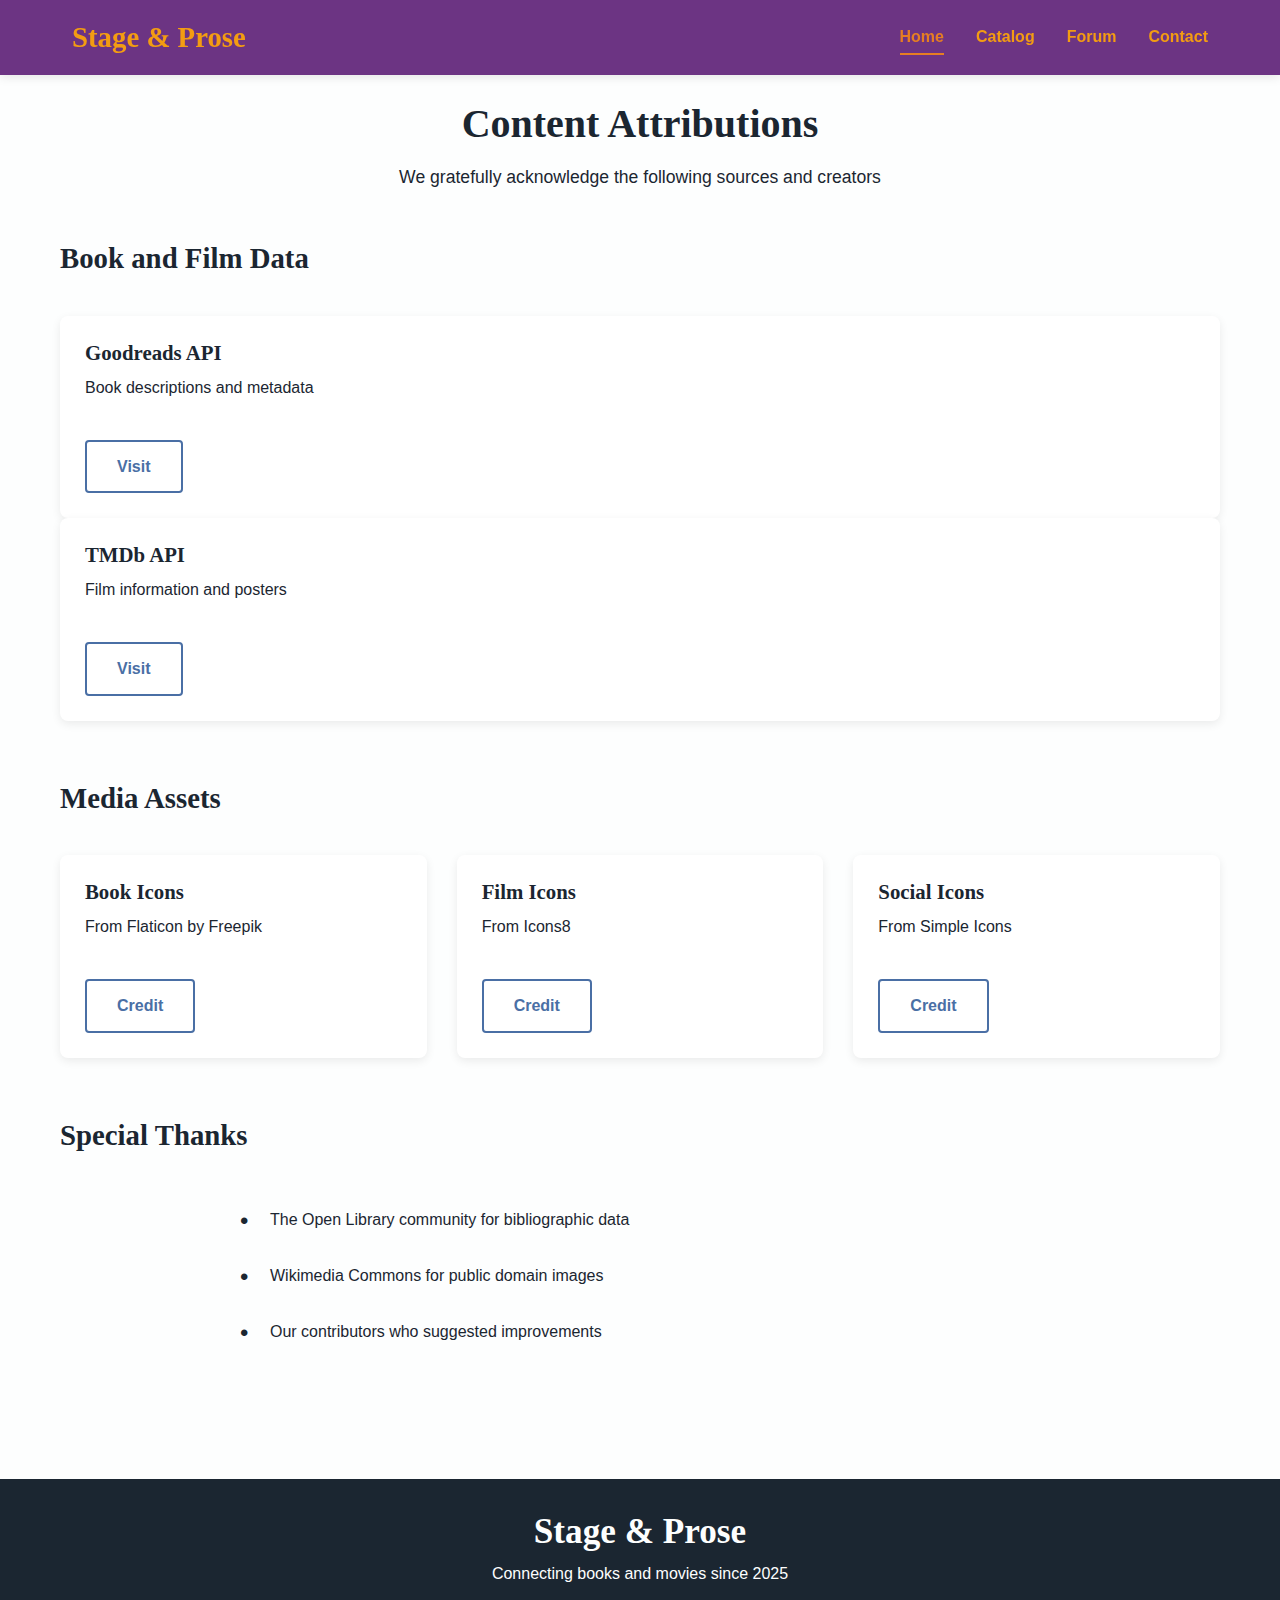
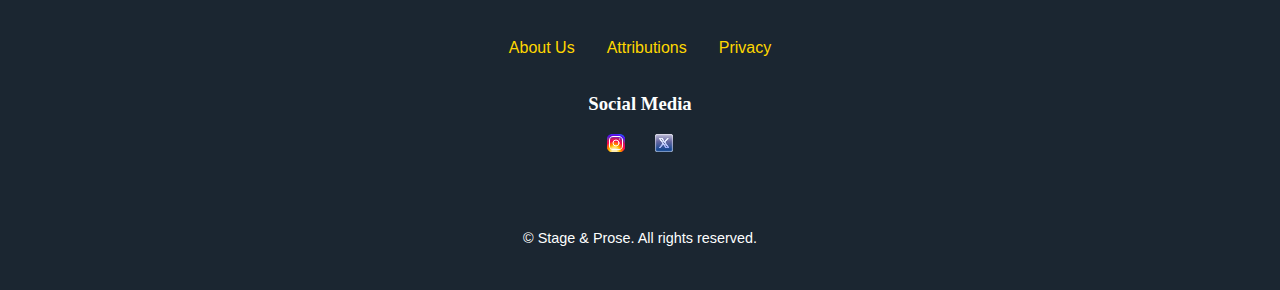
<file: stage-and-prose/attributions.html>
<!DOCTYPE html>
<html lang="en">
<head>
    <meta charset="UTF-8">
    <meta name="viewport" content="width=device-width, initial-scale=1.0">
    <title>Attributions | Stage & Prose</title>
    <link rel="stylesheet" href="styles/main.css">
</head>
<body>
    <header class="main-header">
        <a class="skip-link" href="#main-content">Skip to main content</a>
        <div class="header-container">
            <div class="logo">
                <a href="index.html" aria-label="Voltar para página inicial">
                    <h1>Stage & Prose</h1>
                </a>
            </div>

            <button class="mobile-menu-toggle" aria-expanded="false" aria-controls="primary-nav">
                <span class="hamburger">☰</span>
            </button>

            <nav id="primary-nav" aria-label="Navegação principal">
                <ul>
                    <li><a href="index.html" aria-current="page">Home</a></li>
                    <li><a href="catalog.html">Catalog</a></li>
                    <li><a href="forum.html">Forum</a></li>
                    <li><a href="contact.html">Contact</a></li>
                </ul>
            </nav>
        </div>
    </header>
    <main class="attributions-container container">
        <div class="attributions-hero">
            <h1>Content Attributions</h1>
            <p>We gratefully acknowledge the following sources and creators</p>
        </div>

        <section class="attributions-section">
            <h2>Book and Film Data</h2>
            <div class="attribution-card">
                <h3>Goodreads API</h3>
                <p>Book descriptions and metadata</p>
                <a href="https://www.goodreads.com/api" target="_blank" rel="noopener" class="btn btn--outline">Visit</a>
            </div>

            <div class="attribution-card">
                <h3>TMDb API</h3>
                <p>Film information and posters</p>
                <a href="https://www.themoviedb.org/documentation/api" target="_blank" rel="noopener" class="btn btn--outline">Visit</a>
            </div>
        </section>

        <section class="attributions-section">
            <h2>Media Assets</h2>
            <div class="attribution-grid">
                <div class="attribution-card">
                    <h3>Book Icons</h3>
                    <p>From Flaticon by Freepik</p>
                    <a href="https://www.flaticon.com/free-icons/book" target="_blank" rel="noopener" class="btn btn--outline">Credit</a>
                </div>

                <div class="attribution-card">
                    <h3>Film Icons</h3>
                    <p>From Icons8</p>
                    <a href="https://icons8.com/icon/set/movies/color" target="_blank" rel="noopener" class="btn btn--outline">Credit</a>
                </div>

                <div class="attribution-card">
                    <h3>Social Icons</h3>
                    <p>From Simple Icons</p>
                    <a href="https://simpleicons.org/" target="_blank" rel="noopener" class="btn btn--outline">Credit</a>
                </div>
            </div>
        </section>

        <section class="attributions-section">
            <h2>Special Thanks</h2>
            <ul class="thanks-list">
                <li>The Open Library community for bibliographic data</li>
                <li>Wikimedia Commons for public domain images</li>
                <li>Our contributors who suggested improvements</li>
            </ul>
        </section>
    </main>
    <footer class="main-footer">
        <div class="footer-grid">
            <div class="footer-about">
                <h3>Stage & Prose</h3>
                <p>Connecting books and movies since 2025</p>
            </div>

            <nav class="footer-nav" aria-label="Navegação secundária">
                <ul>
                    <li><a href="about.html">About Us</a></li>
                    <li><a href="attributions.html">Attributions</a></li>
                    <li><a href="privacy.html">Privacy</a></li>
                </ul>
            </nav>

            <div class="footer-social">
                <h3>Social Media</h3>
                <ul>
                    <li><a href="#" aria-label="Instagram"><img src="images/instagram.svg" alt="" width="24"></a></li>
                    <li><a href="#" aria-label="Twitter"><img src="images/twitter.svg" alt="" width="24"></a></li>
                </ul>
            </div>
        </div>

        <div class="footer-base">
            <p>&copy; <span id="current-year"></span> Stage & Prose. All rights reserved.</p>
            <p id="last-modified"></p>
        </div>
    </footer>
</body>
</file>
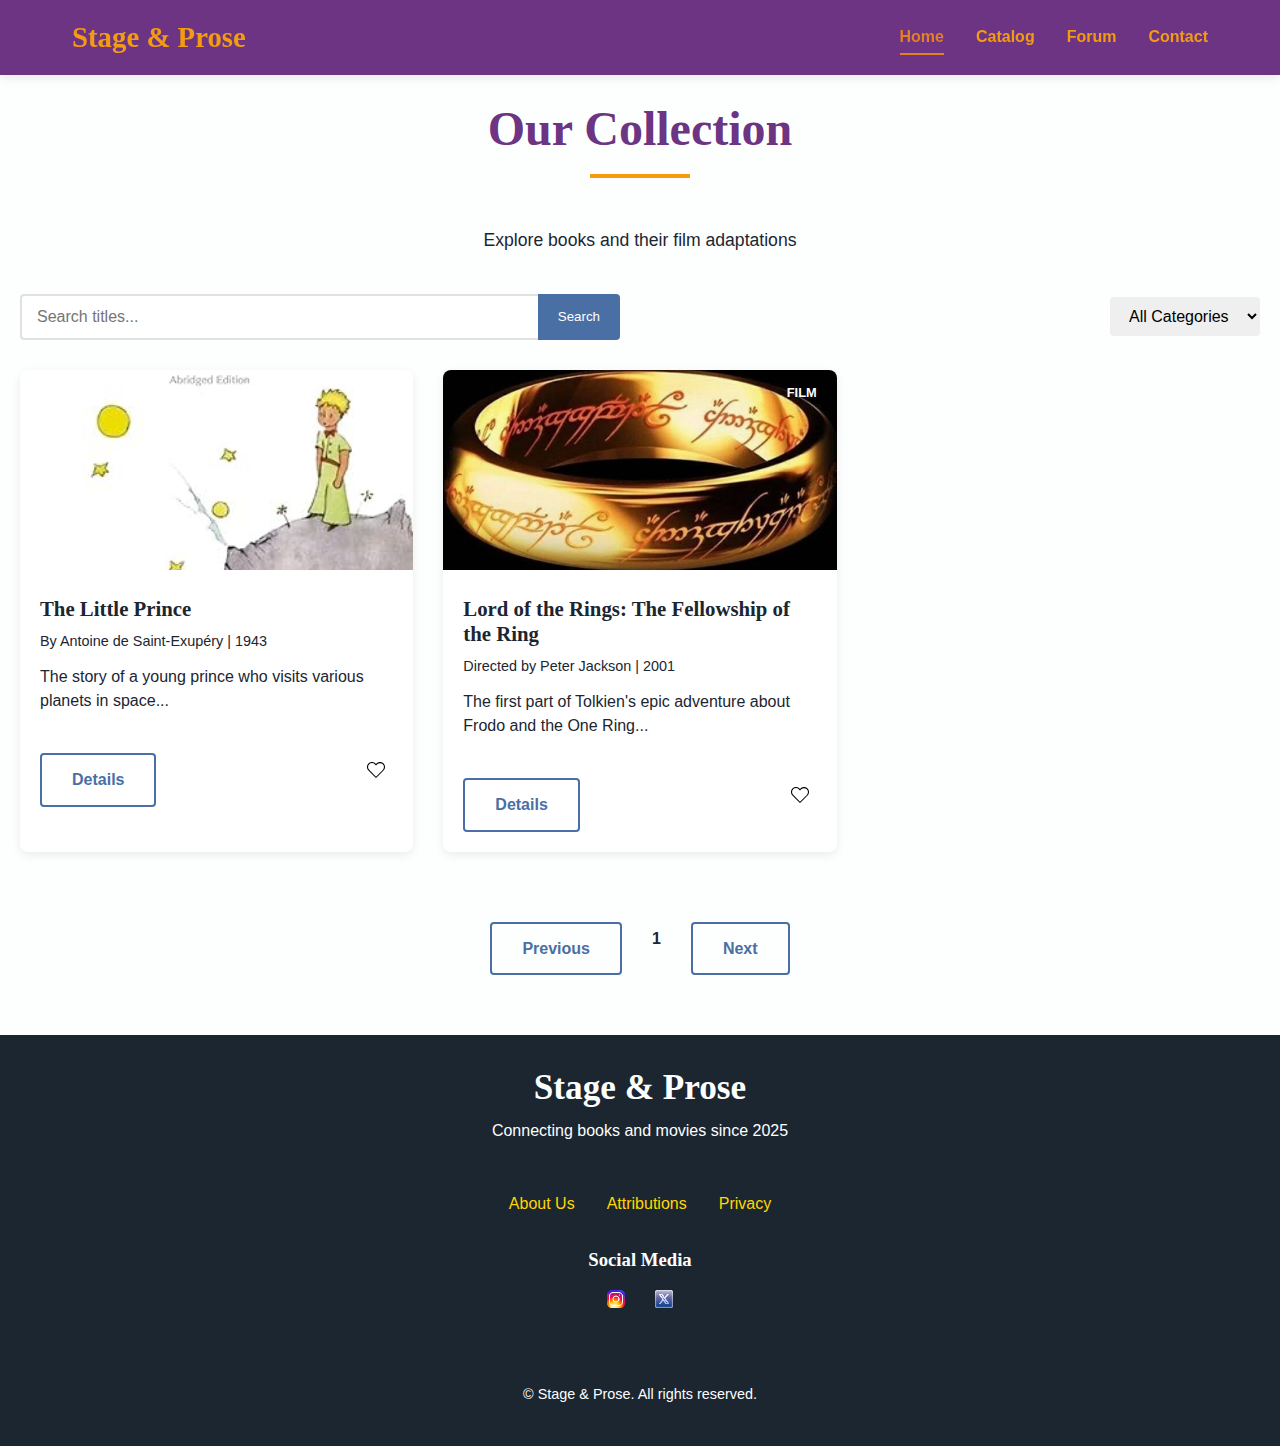
<file: stage-and-prose/catalog.html>
<!DOCTYPE html>
<html lang="en">
<head>
    <meta charset="UTF-8">
    <meta name="viewport" content="width=device-width, initial-scale=1.0">
    <title>Catalog | Stage & Prose</title>
    <link rel="stylesheet" href="styles/main.css">
</head>
<body>
    <header class="main-header">
        <a class="skip-link" href="#main-content">Skip to main content</a>
        <div class="header-container">
            <div class="logo">
                <a href="index.html" aria-label="Voltar para página inicial">
                    <h1>Stage & Prose</h1>
                </a>
            </div>

            <button class="mobile-menu-toggle" aria-expanded="false" aria-controls="primary-nav">
                <span class="hamburger">☰</span>
            </button>

            <nav id="primary-nav" aria-label="Navegação principal">
                <ul>
                    <li><a href="index.html" aria-current="page">Home</a></li>
                    <li><a href="catalog.html">Catalog</a></li>
                    <li><a href="forum.html">Forum</a></li>
                    <li><a href="contact.html">Contact</a></li>
                </ul>
            </nav>
        </div>
    </header>
    <main class="catalog-container container">
        <div class="catalog-hero">
            <h1 id="collection-heading">Our Collection</h1>
            <p>Explore books and their film adaptations</p>
        </div>

        <div class="catalog-controls">
            <div class="search-box">
                <input type="text" placeholder="Search titles...">
                <button type="submit">Search</button>
            </div>
            <div class="filter-options">
                <select id="category-filter">
                    <option value="all">All Categories</option>
                    <option value="books">Books Only</option>
                    <option value="films">Films Only</option>
                </select>
            </div>
        </div>

        <div class="catalog-grid">
            <!-- Item 1 -->
            <article class="catalog-item">
                <div class="item-image">
                    <img src="images/little-prince.webp" alt="The Little Prince cover">
                    <span class="media-type book">Book</span>
                </div>
                <div class="item-content">
                    <h2>The Little Prince</h2>
                    <p class="item-meta">By Antoine de Saint-Exupéry | 1943</p>
                    <p class="item-desc">The story of a young prince who visits various planets in space...</p>
                    <div class="item-actions">
                        <a href="details.html?id=lp-book" class="btn btn--outline">Details</a>
                        <a href="#" class="btn btn--icon" aria-label="Add to favorites">
                            <img src="images/heart-icon.svg" alt="" width="18">
                        </a>
                    </div>
                </div>
            </article>

            <!-- Item 2 -->
            <article class="catalog-item">
                <div class="item-image">
                    <img src="images/user1.jpg" alt="Lord of the Rings film poster">
                    <span class="media-type film">Film</span>
                </div>
                <div class="item-content">
                    <h2>Lord of the Rings: The Fellowship of the Ring</h2>
                    <p class="item-meta">Directed by Peter Jackson | 2001</p>
                    <p class="item-desc">The first part of Tolkien's epic adventure about Frodo and the One Ring...</p>
                    <div class="item-actions">
                        <a href="details.html?id=lotr-film" class="btn btn--outline">Details</a>
                        <a href="#" class="btn btn--icon" aria-label="Add to favorites">
                            <img src="images/heart-icon.svg" alt="" width="18">
                        </a>
                    </div>
                </div>
            </article>

            <!-- Add more items as needed -->
        </div>

        <div class="pagination">
            <a href="#" class="btn btn--outline" disabled>Previous</a>
            <span class="current-page">1</span>
            <a href="#" class="btn btn--outline">Next</a>
        </div>
    </main>
    <footer class="main-footer">
        <div class="footer-grid">
            <div class="footer-about">
                <h3>Stage & Prose</h3>
                <p>Connecting books and movies since 2025</p>
            </div>

            <nav class="footer-nav" aria-label="Navegação secundária">
                <ul>
                    <li><a href="about.html">About Us</a></li>
                    <li><a href="attributions.html">Attributions</a></li>
                    <li><a href="privacy.html">Privacy</a></li>
                </ul>
            </nav>

            <div class="footer-social">
                <h3>Social Media</h3>
                <ul>
                    <li><a href="#" aria-label="Instagram"><img src="images/instagram.svg" alt="" width="24"></a></li>
                    <li><a href="#" aria-label="Twitter"><img src="images/twitter.svg" alt="" width="24"></a></li>
                </ul>
            </div>
        </div>

        <div class="footer-base">
            <p>&copy; <span id="current-year"></span> Stage & Prose. All rights reserved.</p>
            <p id="last-modified"></p>
        </div>
    </footer>
</body>
</file>
<file: styles/small.css>
body {
    font-family: 'Roboto', sans-serif;
    margin: 0;
    padding: 0;
    line-height: 1.6;
    background-color: #f4f4f4;
    color: #333;
  }
  
  header {
    background-color: #003366;
    color: white;
    padding: 1rem;
    text-align: center;
    display: flex;
    flex-direction: column;
    align-items: center;
    gap: 0.5rem;
  }

  header img {
    width: 100px;
    height: 100px;
    border-radius: 50%;
    border: 2px solid white;
  }
  
  header h1 {
    margin: 0;
    font-size: 1.5rem;
  }
  
  nav ul {
    list-style: none;
    padding: 0;
    margin: 0;
    display: flex;
    flex-direction: column;
    align-items: center;
    gap: 0.5rem;
  }
  
  nav a {
    color: white;
    text-decoration: none;
    font-weight: bold;
  }
  
  nav a:hover {
    text-decoration: underline;
  }
  
  main {
    padding: 1rem;
  }
  
  h2 {
    color: #003366;
    border-bottom: 2px solid #003366;
    padding-bottom: 0.5rem;
  }
  
  .filter-buttons {
    display: flex;
    flex-direction: column;
    gap: 0.5rem;
    margin-bottom: 1rem;
  }
  
  .filter-buttons button {
    background-color: #003366;
    color: white;
    border: none;
    padding: 0.5rem 1rem;
    cursor: pointer;
    width: 100%;
  }
  
  .filter-buttons button:hover {
    background-color: #002244;
  }
  
  #course-list {
    display: grid;
    grid-template-columns: 1fr;
    gap: 1rem;
  }
  
  .course-card {
    background-color: white;
    padding: 1rem;
    border: 1px solid #ddd;
    border-radius: 5px;
    box-shadow: 0 2px 5px rgba(0, 0, 0, 0.1);
  }
  
  footer {
    background-color: #003366;
    color: white;
    text-align: center;
    padding: 1rem;
    margin-top: 2rem;
  }
</file>
<file: styles/larger.css>
@media (min-width: 768px) {
    header {
      flex-direction: row;
      justify-content: center;
      gap: 1rem;
    }
  
    header img {
      width: 120px;
      height: 120px;
    }
  
    header h1 {
      font-size: 2rem;
    }
  }
</file>
<file: chamber/styles/chamber.css>
body {
  font-family: 'Roboto', sans-serif;
  margin: 0;
  padding: 0;
  line-height: 1.6;
  background-color: #f4f4f4;
  color: #333;
}

header {
  background-color: #003366;
  color: white;
  padding: 1rem;
  text-align: center;
}

nav ul {
  list-style: none;
  padding: 0;
  margin: 0;
  display: flex;
  justify-content: center;
  gap: 1rem;
}

nav a {
  color: white;
  text-decoration: none;
  font-weight: bold;
}

nav a:hover {
  text-decoration: underline;
}

main {
  padding: 1rem;
}

footer {
  background-color: #003366;
  color: white;
  text-align: center;
  padding: 1rem;
  margin-top: 2rem;
}

.hero {
  position: relative;
  text-align: center;
}

.hero img {
  width: 100%;
  height: auto;
}

.hero .cta {
  position: absolute;
  top: 50%;
  left: 50%;
  transform: translate(-50%, -50%);
  background-color: #003366;
  color: white;
  padding: 1rem 2rem;
  text-decoration: none;
  border-radius: 5px;
}

.events {
  margin: 2rem 0;
  text-align: center;
}

.weather {
  margin: 2rem 0;
  text-align: center;
}

.spotlights {
  margin: 2rem 0;
  text-align: center;
}

#spotlight-cards {
  display: grid;
  grid-template-columns: repeat(auto-fit, minmax(250px, 1fr));
  gap: 1rem;
}

.spotlight-card {
  background-color: white;
  padding: 1rem;
  border: 1px solid #ddd;
  border-radius: 5px;
  box-shadow: 0 2px 5px rgba(0, 0, 0, 0.1);
  text-align: center;
}

.spotlight-card img {
  max-width: 100%;
  height: auto;
  border-radius: 5px;
}

.spotlight-card h3 {
  margin: 0.5rem 0;
  font-size: 1.25rem;
  color: #003366;
}

.spotlight-card p {
  margin: 0.25rem 0;
  color: #555;
}

.spotlight-card a {
  color: #003366;
  text-decoration: none;
}

.spotlight-card a:hover {
  text-decoration: underline;
}

@media only screen and (max-width: 767px) {
  .hero .cta {
    padding: 0.5rem 1rem;
    font-size: 0.9rem;
  }

  #spotlight-cards {
    grid-template-columns: 1fr;
  }
}
</file>
<file: stage-and-prose/styles/main.css>
:root {
    --primary: #6C3483;
    --primary-dark: #4A235A;
    --secondary: #F39C12;
    --accent: #2ECC71;
    --light: #FDFEFE;
    --dark: #1B2631;
    --gray: #EAECEE;
  }
  
  * {
    margin: 0;
    padding: 0;
    box-sizing: border-box;
  }
  
  body {
    font-family: 'Montserrat', sans-serif;
    line-height: 1.6;
    color: var(--dark);
    background-color: var(--light);
  }
  
  h1, h2, h3 {
    font-family: 'Playfair Display', serif;
    line-height: 1.2;
  }
  
  /* Header */
  .main-header {
    position: fixed;
    padding: 20px;
    top: 0;
    width: 100%;
    z-index: 1000;
    background-color: var(--primary);
    box-shadow: 0 2px 10px rgba(0,0,0,0.1);
  }
  
  .header-container {
    display: flex;
    justify-content: space-between;
    align-items: center;
    max-width: 1200px;
    margin: 0 auto;
    padding: 0 2rem;
  }
  
  .logo h1 {
    color: var(--secondary);
    text-decoration: none;
    font-size: 1.8rem;
  }
  
  .logo a {
    text-decoration: none;
  }

  /* Menu Mobile */
  .mobile-menu-toggle {
    display: none;
    background: none;
    border: none;
    color: var(--light);
    font-size: 1.5rem;
    cursor: pointer;
  }
  
  #primary-nav ul {
    display: flex;
    gap: 2rem;
    list-style: none;
  }
  
  #primary-nav a {
    color: var(--secondary);
    text-decoration: none;
    font-weight: 700;
    padding: 0.5rem 0;
    position: relative;
    transition: color 0.3s;
  }
  
  #primary-nav a:hover {
    color: var(--light);
  }
  
  #primary-nav a[aria-current="page"] {
    color: #e67e22;
    border-bottom: 2px solid currentColor;
  }
  
  #primary-nav a::after {
    content: '';
    position: absolute;
    bottom: 0;
    left: 0;
    width: 0;
    height: 2px;
    background-color: var(--light);
    transition: width 0.3s;
  }
  
  #primary-nav a:hover::after {
    width: 100%;
  }

  /* Hero Section */
  .hero {
    position: relative;
    display: flex;
    align-items: center;
    min-height: 90vh;
    overflow: hidden;
  }
  
  .hero-content {
    position: relative;
    z-index: 2;
    width: 50%;
    padding: 2rem;
    color: white;
  }
  
  .hero-image {
    position: absolute;
    top: 0;
    right: 0;
    width: 100%;
    height: 100%;
  }
  
  .hero-image img {
    width: 100%;
    height: 100%;
    object-fit: cover;
    object-position: center;
  }

  .hero::after {
    content: '';
    position: absolute;
    top: 0;
    left: 0;
    width: 100%;
    height: 100%;
    background: rgba(0,0,0,0.5);
    z-index: 1;
  }

  #hero-heading {
    font-size: 2.5rem;
    margin-bottom: 1rem;
    line-height: 1.2;
    text-shadow: 1px 1px 3px rgba(0,0,0,0.5);
  }
  
  .hero-text {
    font-size: 1.2rem;
    margin-bottom: 2rem;
    text-shadow: 1px 1px 2px rgba(0,0,0,0.5);
  }

  .hero-buttons {
    display: flex;
    gap: 1rem;
  }
  
  .btn-primary {
    background-color: var(--secondary);
    color: var(--dark);
    padding: 0.8rem 1.5rem;
    border-radius: 4px;
    text-decoration: none;
    font-weight: bold;
    transition: all 0.3s;
  }
  
  .btn-primary:hover {
    background-color: #e67e22; /* Tom mais escuro */
    transform: translateY(-2px);
  }
  
  .btn-secondary {
    background-color: transparent;
    color: white;
    border: 2px solid white;
    padding: 0.8rem 1.5rem;
    border-radius: 4px;
    text-decoration: none;
    font-weight: bold;
    transition: all 0.3s;
  }
  
  .btn-secondary:hover {
    background-color: rgba(255,255,255,0.1);
  }

  .spotlight {
    padding: 5rem 2rem;
    background-color: var(--light);
    position: relative;
  }
  
  #spotlight-heading {
    font-size: 3rem;
    text-align: center;
    margin-bottom: 3rem;
    color: var(--primary);
    position: relative;
  }
  
  #spotlight-heading::after {
    content: '';
    display: block;
    width: 100px;
    height: 4px;
    background: var(--secondary);
    margin: 1rem auto 0;
  }
  
  .spotlight-container {
    max-width: 1200px;
    margin: 0 auto;
  }
  
  .spotlight-card {
    display: flex;
    gap: 3rem;
    background: white;
    border-radius: 10px;
    overflow: hidden;
    box-shadow: 0 10px 30px rgba(0,0,0,0.1);
    transition: transform 0.3s ease;
  }
  
  .spotlight-card:hover {
    transform: translateY(-10px);
  }
  
  .spotlight-card img {
    width: 40%;
    object-fit: cover;
    aspect-ratio: 3/4;
  }
  
  .spotlight-content {
    padding: 3rem;
    display: flex;
    flex-direction: column;
    justify-content: center;
    flex: 1;
  }
  
  .spotlight-content h3 {
    font-size: 2rem;
    color: var(--primary);
    margin-bottom: 1rem;
  }
  
  .spotlight-content p {
    font-size: 1.1rem;
    line-height: 1.6;
    margin-bottom: 2rem;
    color: var(--dark);
  }
  
  .loading-spinner {
    text-align: center;
    padding: 2rem;
    font-size: 1.2rem;
  }
  
  .error {
    color: #e74c3c;
    text-align: center;
    padding: 2rem;
  }
  
  .section--dark {
    background-color: var(--color-dark);
    color: var(--color-light);
    padding: var(--space-xl) 0;
  }
  
  .section-title {
    font-size: 3rem;
    text-align: center;
    margin-bottom: 3rem;
    color: var(--primary);
    position: relative;
  }
  
  .section-title--center {
    text-align: center;
    position: relative;
    padding-bottom: var(--space-sm);
  }
  
  .section-divider {
    width: 80px;
    height: 3px;
    background: var(--color-accent);
    margin: 0 auto var(--space-lg);
  }
  
  /* CTA Content Styling */
  .cta__content {
    max-width: 600px;
    margin: 0 auto;
  }
  
  .lead-text {
    font-size: var(--text-lg);
    line-height: 1.6;
    margin-bottom: var(--space-xl);
    opacity: 0.9;
  }
  
  /* Button Styling (Matching Existing) */
  .btn {
    display: inline-flex;
    align-items: center;
    justify-content: center;
    gap: var(--space-xs);
    font-family: var(--font-heading);
    font-weight: 600;
    text-decoration: none;
    border-radius: var(--radius-md);
    transition: all 0.3s ease;
    padding: var(--space-sm) var(--space-lg);
  }
  
  .btn--primary {
    background-color: var(--secondary);
    color: var(--dark);
    padding: 0.8rem 1.5rem;
    border-radius: 4px;
    text-decoration: none;
    font-weight: bold;
    transition: all 0.3s;
  }
  
  .btn--primary:hover {
    background-color: #e67e22;
    transform: translateY(-2px);
  }
  
  .btn__icon {
    transition: transform 0.3s ease;
  }
  
  .btn:hover .btn__icon {
    transform: translateX(3px);
  }
  
  .cta__text--spaced {
    margin-bottom: 2.5rem !important;
  }
  
  .cta__action--centered {
    display: grid !important;
    place-items: center !important;
    margin-top: 20px;
  }

  /* Responsive Adjustments */
  @media (max-width: 768px) {
    .section-title {
      font-size: var(--text-xl);
    }
    
    .lead-text {
      font-size: var(--text-md);
    }
    
    .btn {
      padding: var(--space-xs) var(--space-md);
    }
  }


  @media (max-width: 900px) {
    .spotlight-card {
      flex-direction: column;
    }
    
    .spotlight-card img {
      width: 100%;
      aspect-ratio: 16/9;
    }
    
    .spotlight-content {
      padding: 2rem;
    }
  }
  
  @media (max-width: 600px) {
    .spotlight {
      padding: 3rem 1rem;
    }
    
    #spotlight-heading {
      font-size: 2.2rem;
    }
  }
  
  /* Footer */
  .main-footer {
    background-color: var(--dark);
    color: var(--light);
    padding: 2rem 0;
    text-align: center;
  }

  .footer-about h3 {
    font-size: 2.2rem; /* Slightly larger */
    margin-bottom: 0.5rem;
  }
  
  .footer-about p {
    margin-bottom: 2rem;
  }
  
  /* Navigation links */
  .footer-nav ul {
    display: flex;
    justify-content: center;
    gap: 2rem;
    padding: 0;
    margin: 1rem 0 2rem;
    list-style: none;
  }
  
  .footer-nav a {
    color: #FFD700; /* Yellow color */
    text-decoration: none;
    font-weight: 500;
    transition: opacity 0.3s;
  }
  
  .footer-nav a:hover {
    opacity: 0.8;
  }
  
  /* Social icons */
  .footer-social ul {
    display: flex;
    justify-content: center;
    gap: 1.5rem;
    padding: 0;
    margin: 1rem 0 2rem;
    list-style: none;
  }
  
  /* Footer base/copyright */
  .footer-base {
    margin-top: 2rem;
    font-size: 0.9rem; /* Smaller font */
  }
  
  .footer-base p {
    margin: 0.5rem 0;
  }
  
  /* Grid adjustment */
  .footer-grid {
    display: flex;
    flex-direction: column;
    align-items: center;
  }

  .skip-link {
    position: absolute;
    left: -9999px;
    top: auto;
    width: 1px;
    height: 1px;
    overflow: hidden;
    z-index: -999;
  }
  
  .skip-link:focus {
    left: 1rem;
    top: 1rem;
    width: auto;
    height: auto;
    overflow: visible;
    z-index: 999;
    background: var(--secondary);
    color: var(--dark);
    padding: 0.5rem;
    border-radius: 4px;
  }
  
  .forum-container {
    max-width: 1200px;
    margin: 0 auto;
    padding: 100px 20px 40px; /* Espaço para o header fixo */
}

#forum-heading {
    font-size: 3rem;
    text-align: center;
    margin-bottom: 3rem;
    color: var(--primary);
    position: relative;
  }

  #forum-heading::after {
    content: '';
    display: block;
    width: 100px;
    height: 4px;
    background: var(--secondary);
    margin: 1rem auto 0;
  }


/* ===== FORUM ACTIONS ===== */
.forum-actions {
    display: flex;
    justify-content: center;
    align-items: center;
    margin-bottom: 40px;
    flex-wrap: wrap;
    gap: 20px;
}

.search-box {
    display: flex;
    flex: 1;
    min-width: 300px;
    max-width: 600px;
}

.search-box input {
    flex: 1;
    padding: 12px 15px;
    border: 2px solid #e1e1e1;
    border-right: none;
    border-radius: 4px 0 0 4px;
    font-size: 1rem;
}

.search-box button {
    padding: 0 20px;
    background: #4a6fa5;
    color: white;
    border: none;
    border-radius: 0 4px 4px 0;
    cursor: pointer;
    transition: background 0.3s;
}

.search-box button:hover {
    background: #3a5a8f;
}

/* ===== CATEGORIES GRID ===== */
.forum-categories {
    display: grid;
    grid-template-columns: repeat(auto-fill, minmax(300px, 1fr));
    gap: 25px;
    margin-bottom: 50px;
}

.category-card {
    background: white;
    border-radius: 8px;
    padding: 25px;
    box-shadow: 0 3px 10px rgba(0,0,0,0.08);
    transition: transform 0.3s, box-shadow 0.3s;
    border: 1px solid #eee;
    text-align: center;
}

.category-card:hover {
    transform: translateY(-5px);
    box-shadow: 0 5px 15px rgba(0,0,0,0.1);
}

.category-icon {
    margin-bottom: 15px;
}

.category-icon img {
    height: 50px;
    width: auto;
}

.category-card h2 {
    color: #333;
    margin-bottom: 15px;
    font-size: 1.4rem;
}

.category-card p {
    color: #666;
    margin-bottom: 10px;
}

.category-card a {
    color: #4a6fa5;
    text-decoration: none;
    font-weight: 500;
}

.category-card a:hover {
    text-decoration: underline;
}

.topic-count {
    display: inline-block;
    background: #f5f7fa;
    color: #4a6fa5;
    padding: 5px 15px;
    border-radius: 20px;
    font-size: 0.9rem;
    margin-top: 15px;
    font-weight: 600;
}

/* ===== DISCUSSIONS LIST ===== */
.recent-discussions {
    margin-top: 40px;
}

.recent-discussions h2 {
    font-size: 1.8rem;
    color: #333;
    margin-bottom: 25px;
    padding-bottom: 10px;
    border-bottom: 2px solid #eee;
}

.discussion-list {
    margin-bottom: 40px;
}

.discussion {
    display: flex;
    gap: 20px;
    padding: 25px 0;
    border-bottom: 1px solid #eee;
}

.discussion-author {
    min-width: 100px;
    text-align: center;
}

.discussion-author img {
    width: 60px;
    height: 60px;
    border-radius: 50%;
    object-fit: cover;
    margin-bottom: 8px;
    border: 2px solid #eee;
}

.discussion-author span {
    font-size: 0.9rem;
    color: #555;
    display: block;
}

.discussion-content {
    flex: 1;
}

.discussion-content h3 {
    margin: 0 0 10px 0;
}

.discussion-content h3 a {
    color: #333;
    text-decoration: none;
    font-size: 1.2rem;
    transition: color 0.3s;
}

.discussion-content h3 a:hover {
    color: #4a6fa5;
}

.discussion-content p {
    color: #666;
    line-height: 1.6;
    margin-bottom: 12px;
}

.discussion-meta {
    display: flex;
    gap: 20px;
    font-size: 0.9rem;
    color: #777;
}

.replies::before {
    content: "💬 ";
}

.last-activity::before {
    content: "🕒 ";
}

/* ===== BUTTON ===== */
.btn--outline {
    display: inline-block;
    padding: 12px 30px;
    border: 2px solid #4a6fa5;
    color: #4a6fa5;
    border-radius: 4px;
    text-decoration: none;
    font-weight: 600;
    transition: all 0.3s;
    margin-top: 20px;
}

.btn--outline:hover {
    background: #4a6fa5;
    color: white;
}

/* ===== CONTACT PAGE ===== */
.contact-container {
    padding: 100px 20px 60px;
}

.contact-hero {
    text-align: center;
    margin-bottom: 50px;
}

.contact-hero h1 {
    font-size: 2.5rem;
    color: #333;
    margin-bottom: 15px;
}

.contact-hero p {
    font-size: 1.1rem;
    color: #666;
    max-width: 600px;
    margin: 0 auto;
}

.contact-grid {
    display: grid;
    grid-template-columns: 1fr 1fr;
    gap: 40px;
    max-width: 1200px;
    margin: 0 auto;
}

.contact-form {
    background: white;
    padding: 30px;
    border-radius: 8px;
    box-shadow: 0 3px 10px rgba(0,0,0,0.08);
}

.contact-form h2 {
    font-size: 1.5rem;
    margin-bottom: 25px;
    color: #333;
}

.form-group {
    margin-bottom: 20px;
}

.form-group label {
    display: block;
    margin-bottom: 8px;
    font-weight: 600;
    color: #444;
}

.form-group input,
.form-group select,
.form-group textarea {
    width: 100%;
    padding: 12px 15px;
    border: 2px solid #e1e1e1;
    border-radius: 4px;
    font-size: 1rem;
    transition: border-color 0.3s;
}

.form-group input:focus,
.form-group select:focus,
.form-group textarea:focus {
    border-color: #4a6fa5;
    outline: none;
}

.form-group textarea {
    resize: vertical;
}

.contact-info {
    display: flex;
    flex-direction: column;
    gap: 30px;
}

.info-card {
    background: white;
    padding: 30px;
    border-radius: 8px;
    box-shadow: 0 3px 10px rgba(0,0,0,0.08);
}

.info-card h3 {
    font-size: 1.3rem;
    margin-bottom: 20px;
    color: #333;
}

.info-card ul {
    list-style: none;
    padding: 0;
}

.info-card li {
    display: flex;
    align-items: center;
    gap: 10px;
    margin-bottom: 15px;
    color: #555;
}

.social-links h3 {
    font-size: 1.3rem;
    margin-bottom: 15px;
    color: #333;
}

.social-icons {
    display: flex;
    gap: 15px;
}

/* Responsive */
@media (max-width: 900px) {
    .contact-grid {
        grid-template-columns: 1fr;
    }
    
    .contact-form,
    .info-card {
        padding: 25px;
    }
}

@media (max-width: 480px) {
    .contact-hero h1 {
        font-size: 2rem;
    }
    
    .contact-hero p {
        font-size: 1rem;
    }
}

/* ===== RESPONSIVE ===== */
@media (max-width: 768px) {
    .forum-container {
        padding: 90px 15px 30px;
    }
    
    .discussion {
        flex-direction: column;
        gap: 15px;
    }
    
    .discussion-author {
        display: flex;
        align-items: center;
        gap: 15px;
        text-align: left;
    }
    
    .discussion-author img {
        margin-bottom: 0;
        width: 50px;
        height: 50px;
    }
}

@media (max-width: 480px) {
    .forum-categories {
        grid-template-columns: 1fr;
    }
    
    .search-box {
        min-width: 100%;
    }
    
    .discussion-meta {
        flex-direction: column;
        gap: 5px;
    }
}

/* ===== CATALOG STYLES ===== */
.catalog-container {
    padding: 100px 20px 60px;
}

.catalog-hero {
    text-align: center;
    margin-bottom: 40px;
}

.catalog-hero h1 {
    font-size: 2.5rem;
    color: var(--color-dark);
    margin-bottom: 15px;
}

.catalog-hero p {
    font-size: 1.1rem;
    color: var(--color-gray);
    max-width: 600px;
    margin: 0 auto;
}

.catalog-controls {
    display: flex;
    justify-content: space-between;
    align-items: center;
    flex-wrap: wrap;
    gap: 20px;
    margin-bottom: 30px;
}

.filter-options select {
    padding: 10px 15px;
    border: 2px solid var(--color-light-gray);
    border-radius: 4px;
    font-size: 1rem;
}

.catalog-grid {
    display: grid;
    grid-template-columns: repeat(auto-fill, minmax(300px, 1fr));
    gap: 30px;
    margin-bottom: 50px;
}

.catalog-item {
    background: white;
    border-radius: 8px;
    overflow: hidden;
    box-shadow: 0 3px 10px rgba(0,0,0,0.08);
    transition: transform 0.3s, box-shadow 0.3s;
}

.catalog-item:hover {
    transform: translateY(-5px);
    box-shadow: 0 5px 15px rgba(0,0,0,0.1);
}

.item-image {
    position: relative;
}

.item-image img {
    width: 100%;
    height: 200px;
    object-fit: cover;
}

.media-type {
    position: absolute;
    top: 10px;
    right: 10px;
    padding: 3px 10px;
    border-radius: 20px;
    font-size: 0.8rem;
    font-weight: 600;
    text-transform: uppercase;
}

.media-type.book {
    background: var(--color-primary);
    color: white;
}

.media-type.film {
    background: var(--color-accent);
    color: white;
}

.item-content {
    padding: 20px;
}

.item-content h2 {
    font-size: 1.3rem;
    margin-bottom: 8px;
    color: var(--color-dark);
}

.item-meta {
    font-size: 0.9rem;
    color: var(--color-gray);
    margin-bottom: 12px;
}

.item-desc {
    color: var(--color-gray);
    margin-bottom: 20px;
    line-height: 1.5;
    display: -webkit-box;
    -webkit-line-clamp: 3;
    -webkit-box-orient: vertical;
    overflow: hidden;
}

.item-actions {
    display: flex;
    justify-content: space-between;
    align-items: center;
}

.btn--icon {
    background: none;
    border: none;
    cursor: pointer;
    padding: 8px;
    border-radius: 50%;
    transition: background 0.3s;
}

.btn--icon:hover {
    background: rgba(0,0,0,0.05);
}

.pagination {
    display: flex;
    justify-content: center;
    align-items: center;
    gap: 15px;
    margin-top: 30px;
}

.current-page {
    padding: 0 15px;
    font-weight: 600;
}

#contact-heading {
    font-size: 3rem;
    text-align: center;
    margin-bottom: 3rem;
    color: var(--primary);
    position: relative;
}

#contact-heading::after {
    content: '';
    display: block;
    width: 100px;
    height: 4px;
    background: var(--secondary);
    margin: 1rem auto 0;
}

#collection-heading {
    font-size: 3rem;
    text-align: center;
    margin-bottom: 3rem;
    color: var(--primary);
    position: relative;
}

#collection-heading::after {
    content: '';
    display: block;
    width: 100px;
    height: 4px;
    background: var(--secondary);
    margin: 1rem auto 0;
}

/* ===== ATTRIBUTIONS PAGE ===== */
.attributions-container {
    padding: 100px 20px 60px;
    max-width: 1200px;
    margin: 0 auto;
}

.attributions-hero {
    text-align: center;
    margin-bottom: 50px;
}

.attributions-hero h1 {
    font-size: 2.5rem;
    color: var(--color-dark);
    margin-bottom: 15px;
}

.attributions-hero p {
    font-size: 1.1rem;
    color: var(--color-gray);
    max-width: 600px;
    margin: 0 auto;
}

.attributions-section {
    margin-bottom: 60px;
}

.attributions-section h2 {
    font-size: 1.8rem;
    color: var(--color-dark);
    margin-bottom: 30px;
    padding-bottom: 10px;
    border-bottom: 2px solid var(--color-light-gray);
}

.attribution-grid {
    display: grid;
    grid-template-columns: repeat(auto-fill, minmax(300px, 1fr));
    gap: 30px;
}

.attribution-card {
    background: white;
    border-radius: 8px;
    padding: 25px;
    box-shadow: 0 3px 10px rgba(0,0,0,0.08);
    transition: transform 0.3s, box-shadow 0.3s;
}

.attribution-card:hover {
    transform: translateY(-5px);
    box-shadow: 0 5px 15px rgba(0,0,0,0.1);
}

.attribution-card h3 {
    font-size: 1.3rem;
    color: var(--color-dark);
    margin-bottom: 10px;
}

.attribution-card p {
    color: var(--color-gray);
    margin-bottom: 20px;
    line-height: 1.5;
}

.thanks-list {
    list-style-type: none;
    padding: 0;
    max-width: 800px;
    margin: 0 auto;
}

.thanks-list li {
    padding: 15px 0;
    border-bottom: 1px solid var(--color-light-gray);
    color: var(--color-gray);
    position: relative;
    padding-left: 30px;
}

.thanks-list li::before {
    content: "•";
    color: var(--color-primary);
    font-size: 1.5rem;
    position: absolute;
    left: 0;
    top: 10px;
}

/* Responsive */
@media (max-width: 768px) {
    .attributions-hero h1 {
        font-size: 2rem;
    }
    
    .attributions-section h2 {
        font-size: 1.5rem;
    }
}

@media (max-width: 480px) {
    .attribution-grid {
        grid-template-columns: 1fr;
    }
    
    .thanks-list li {
        padding-left: 25px;
    }
}

/* Responsive */
@media (max-width: 768px) {
    .catalog-controls {
        flex-direction: column;
    }
    
    .search-box,
    .filter-options {
        width: 100%;
    }
    
    .filter-options select {
        width: 100%;
    }
}

@media (max-width: 480px) {
    .catalog-hero h1 {
        font-size: 2rem;
    }
    
    .catalog-grid {
        grid-template-columns: 1fr;
    }
}

  /* Responsividade */
  @media (max-width: 768px) {
  #primary-nav ul {
    flex-direction: column;
    gap: 1rem;
    background: var(--primary-dark);
    position: fixed;
    top: 70px;
    left: 0;
    width: 100%;
    padding: 1rem;
    transform: translateY(-150%);
    transition: transform 0.3s;
  }

  #primary-nav ul.active {
    transform: translateY(0);
  }

  .mobile-menu-toggle {
    display: block;
    color: var(--secondary);
  }
  .hero {
    flex-direction: column;
    min-height: auto;
  }
  
  .hero-content {
    width: 100%;
    padding: 4rem 1rem;
    text-align: center;
  }
  
  .hero-image {
    position: relative;
    height: 300px;
  }
  
  .hero-buttons {
    justify-content: center;
  }
}
</file>
<file: styles/prophets.css>
body {
    font-family: 'Roboto', sans-serif;
    margin: 0;
    padding: 0;
    background-color: #f4f4f4;
    color: #333;
  }
  
  header {
    background-color: #003366;
    color: white;
    padding: 1rem;
    text-align: center;
  }
  
  main {
    padding: 1rem;
  }
  
  footer {
    background-color: #003366;
    color: white;
    text-align: center;
    padding: 1rem;
    margin-top: 2rem;
  }
  
  #cards {
    display: grid;
    grid-template-columns: repeat(auto-fit, minmax(300px, 1fr));
    gap: 1rem;
  }
  
  section {
    background-color: white;
    padding: 1rem;
    border: 1px solid #ddd;
    border-radius: 5px;
    box-shadow: 0 2px 5px rgba(0, 0, 0, 0.1);
    text-align: center;
  }
  
  h2 {
    color: #003366;
    margin-bottom: 0.5rem;
  }
  
  img {
    max-width: 100%;
    height: auto;
    border-radius: 5px;
  }
  
  p {
    margin: 0.5rem 0;
    color: #555;
  }

  #filters {
    display: flex;
    flex-wrap: wrap;
    gap: 0.5rem;
    margin-bottom: 1rem;
  }
  
  #filters button {
    background-color: #003366;
    color: white;
    border: none;
    padding: 0.5rem 1rem;
    cursor: pointer;
    border-radius: 5px;
  }
  
  #filters button:hover {
    background-color: #002244;
  }
</file>
<file: chamber/styles/directory.css>
/* ===== BASE STYLES ===== */
body {
  font-family: 'Roboto', sans-serif;
  margin: 0;
  padding: 0;
  line-height: 1.6;
  background-color: #f4f4f4;
  color: #333;
}

/* ===== HEADER & NAVIGATION ===== */
header {
  background-color: #003366;
  color: white;
  padding: 1rem;
  text-align: center;
}

nav ul {
  list-style: none;
  padding: 0;
  margin: 0;
  display: flex;
  justify-content: center;
  gap: 1rem;
}

nav a {
  color: white;
  text-decoration: none;
  font-weight: bold;
}

nav a:hover {
  text-decoration: underline;
}

/* ===== MAIN CONTENT AREA ===== */
main {
  padding: 1rem;
}

/* ===== FOOTER ===== */
footer {
  background-color: #003366;
  color: white;
  text-align: center;
  padding: 1rem;
  margin-top: 2rem;
}

.contact-info a {
  color: #ffffff !important;
  text-decoration: underline;
}

.contact-info a:hover {
  color: #f8f8f8 !important;
  text-decoration: none;
}

.base-footer {
  color: rgba(255,255,255,0.8);
}

/* ===== MEMBER DIRECTORY ===== */
#view-toggle {
  display: flex;
  gap: 0.5rem;
  margin-bottom: 1rem;
}

#view-toggle button {
  background-color: #003366;
  color: white;
  border: none;
  padding: 0.5rem 1rem;
  cursor: pointer;
  border-radius: 5px;
}

#view-toggle button:hover {
  background-color: #002244;
}

#member-cards {
  display: grid;
  grid-template-columns: repeat(auto-fit, minmax(250px, 1fr));
  gap: 1rem;
}

.member-card {
  background-color: white;
  padding: 1rem;
  border: 1px solid #ddd;
  border-radius: 5px;
  box-shadow: 0 2px 5px rgba(0, 0, 0, 0.1);
  text-align: center;
}

.member-card img {
  max-width: 100%;
  height: auto;
  border-radius: 5px;
}

.member-card h2 {
  margin: 0.5rem 0;
  font-size: 1.25rem;
  color: #003366;
}

.member-card p {
  margin: 0.25rem 0;
  color: #555;
}

.member-card a {
  color: #003366;
  text-decoration: none;
}

.member-card a:hover {
  text-decoration: underline;
}

/* List View Styles */
.list-view {
  display: flex;
  flex-direction: column;
  gap: 1rem;
}

.list-view .member-card {
  display: flex;
  align-items: center;
  gap: 1rem;
  padding: 1rem;
  text-align: left;
}

.list-view .member-card img {
  width: 100px;
  height: auto;
  border-radius: 5px;
}

/* ===== JOIN PAGE ===== */
.join-container {
  display: grid;
  gap: 2rem;
  margin: 1rem;
}

form {
  background: white;
  padding: 1.5rem;
  border-radius: 8px;
  box-shadow: 0 2px 10px rgba(0,0,0,0.1);
}

fieldset {
  border: 1px solid #ddd;
  border-radius: 5px;
  padding: 1rem;
  margin-bottom: 1rem;
}

legend {
  font-weight: bold;
  color: #003366;
  padding: 0 0.5rem;
}

label {
  display: block;
  margin-bottom: 1rem;
}

input, select, textarea {
  width: 100%;
  padding: 0.5rem;
  margin-top: 0.25rem;
  border: 1px solid #ddd;
  border-radius: 4px;
}

button[type="submit"] {
  background-color: #003366;
  color: white;
  padding: 0.75rem 1.5rem;
  border: none;
  border-radius: 5px;
  cursor: pointer;
  font-size: 1rem;
}

button[type="submit"]:hover {
  background-color: #002244;
}

/* Membership Cards */
.membership-cards {
  display: grid;
  gap: 1rem;
}

.card {
  padding: 1rem;
  border-radius: 8px;
  box-shadow: 0 2px 5px rgba(0,0,0,0.1);
  text-align: center;
  opacity: 0;
  transform: translateY(20px);
  animation: fadeInUp 0.5s forwards;
}

.card:nth-child(1) { animation-delay: 0.1s; }
.card:nth-child(2) { animation-delay: 0.3s; }
.card:nth-child(3) { animation-delay: 0.5s; }
.card:nth-child(4) { animation-delay: 0.7s; }

@keyframes fadeInUp {
  to {
    opacity: 1;
    transform: translateY(0);
  }
}

/* Membership Card Colors */
.np-card { background-color: #e6f2ff; }
.bronze-card { background-color: #f5e6cc; }
.silver-card { background-color: #e6e6e6; }
.gold-card { background-color: #fff2cc; }

.modal-link {
  color: #003366;
  text-decoration: none;
  font-weight: bold;
}

.modal-link:hover {
  text-decoration: underline;
}

/* Modal Dialog */
dialog {
  border: none;
  border-radius: 8px;
  padding: 2rem;
  max-width: 500px;
  box-shadow: 0 2px 10px rgba(0,0,0,0.3);
}

dialog::backdrop {
  background-color: rgba(0,0,0,0.5);
}

.close-modal {
  margin-top: 1rem;
  padding: 0.5rem 1rem;
  background-color: #003366;
  color: white;
  border: none;
  border-radius: 4px;
  cursor: pointer;
}

/* ===== DISCOVER PAGE ===== */
.discover {
  display: grid;
  grid-template-areas:
      "sidebar"
      "gallery";
  gap: 2rem;
  padding: 1rem;
}

.sidebar {
  grid-area: sidebar;
  background-color: #f5f5f5;
  padding: 1rem;
  border-radius: 8px;
}

.gallery {
  grid-area: gallery;
}

.cards-container {
  display: grid;
  grid-template-columns: 1fr;
  gap: 1.5rem;
}

.card {
  border: 1px solid #ddd;
  border-radius: 8px;
  overflow: hidden;
  transition: transform 0.3s;
}

.card figure {
  margin: 0;
}

.card img {
  width: 100%;
  height: 200px;
  object-fit: cover;
}

.card-content {
  padding: 1rem;
}

.card h2 {
  margin-top: 0;
}

.card button {
  background-color: #003366;
  color: white;
  border: none;
  padding: 0.5rem 1rem;
  border-radius: 4px;
  cursor: pointer;
}

/* ===== MEDIA QUERIES ===== */
@media only screen and (max-width: 767px) {
  header {
    padding: 0.5rem;
  }

  nav ul {
    flex-direction: column;
    gap: 0.5rem;
  }

  #view-toggle {
    flex-direction: column;
  }

  #view-toggle button {
    width: 100%;
  }

  #member-cards {
    grid-template-columns: 1fr;
  }

  .member-card {
    padding: 0.5rem;
  }

  .member-card h2 {
    font-size: 1.1rem;
  }

  .member-card p {
    font-size: 0.9rem;
  }

  .list-view .member-card {
    flex-direction: column;
    text-align: center;
  }

  .list-view .member-card img {
    width: 100%;
    max-width: 200px;
  }
}

@media (min-width: 768px) {
  .join-container {
    grid-template-columns: 2fr 1fr;
  }
}

/* Medium screens */
@media (min-width: 641px) {
  .cards-container {
      grid-template-columns: repeat(2, 1fr);
  }
  
  .card:hover {
      transform: scale(1.02);
      box-shadow: 0 4px 8px rgba(0,0,0,0.1);
  }
}

/* Large screens */
@media (min-width: 1025px) {
  .discover {
      grid-template-areas: "sidebar gallery";
      grid-template-columns: 300px 1fr;
  }
  
  .cards-container {
      grid-template-columns: repeat(3, 1fr);
  }
}
</file>
